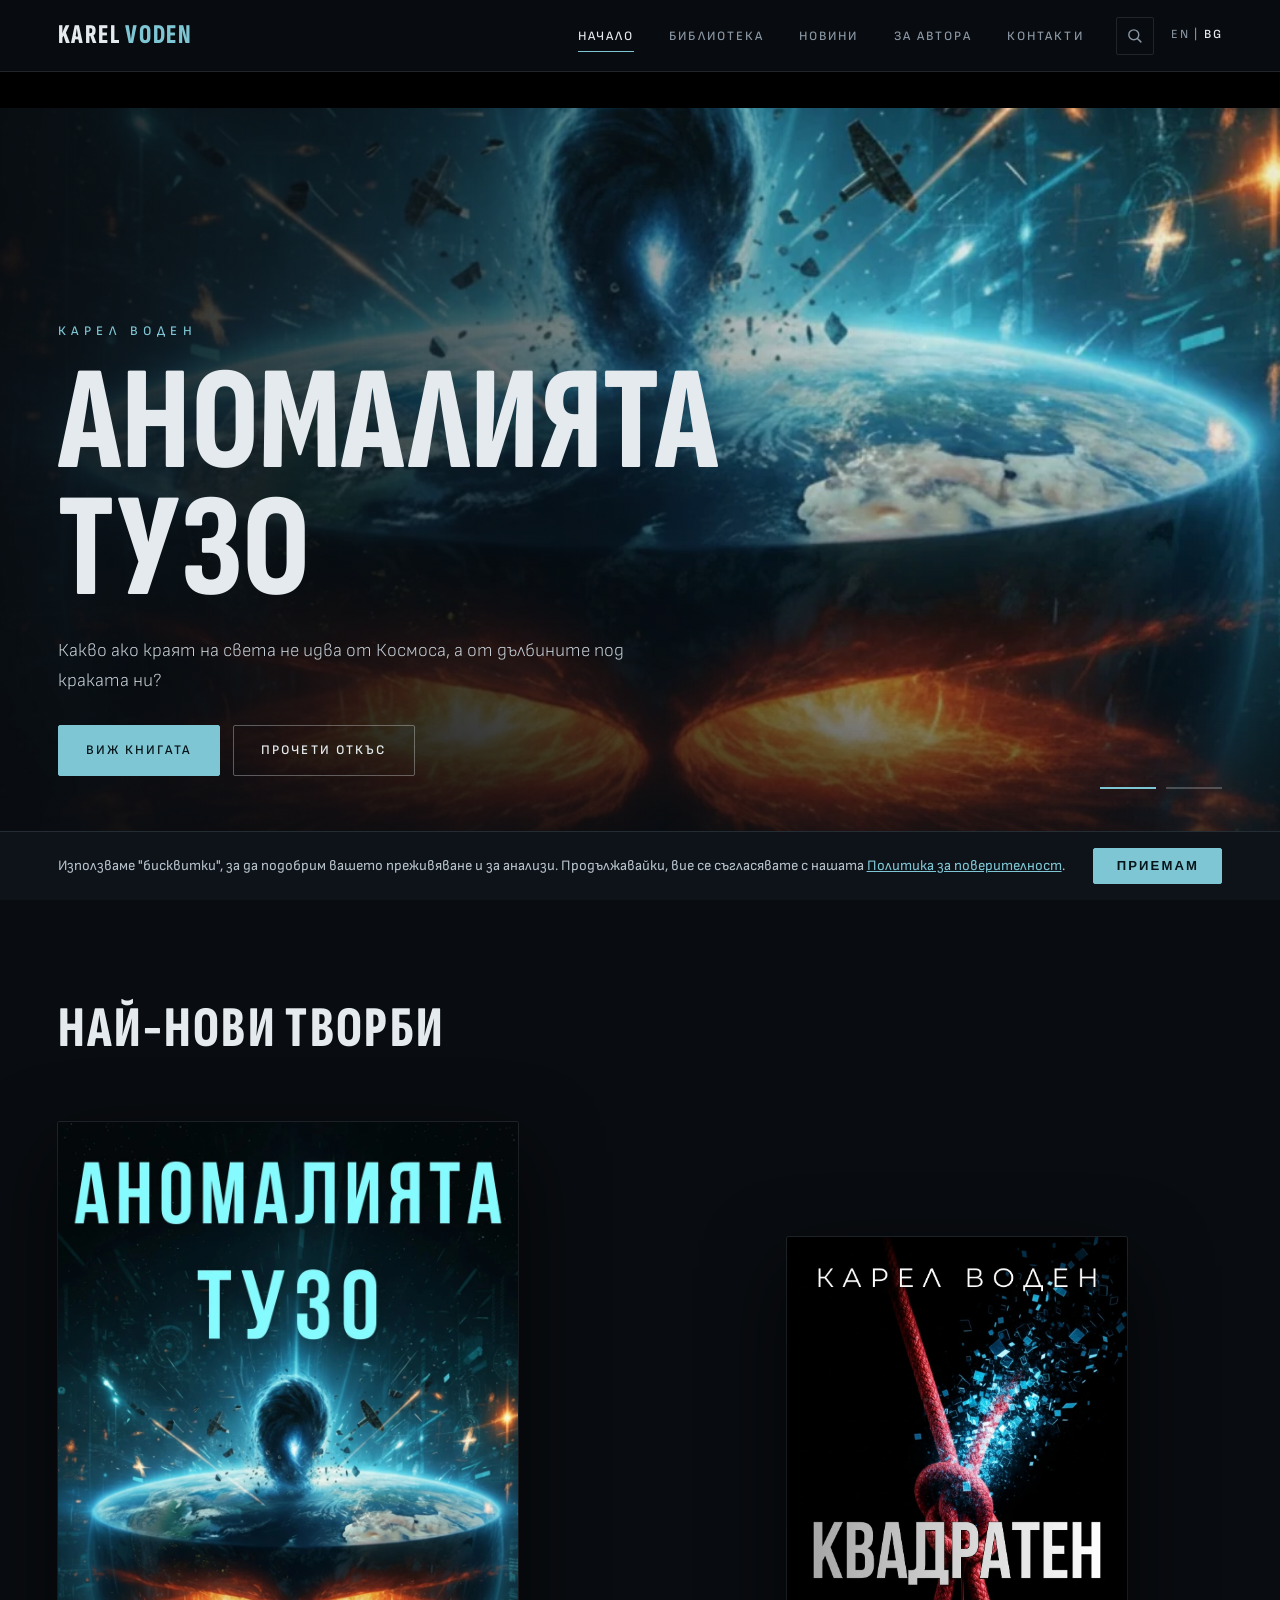
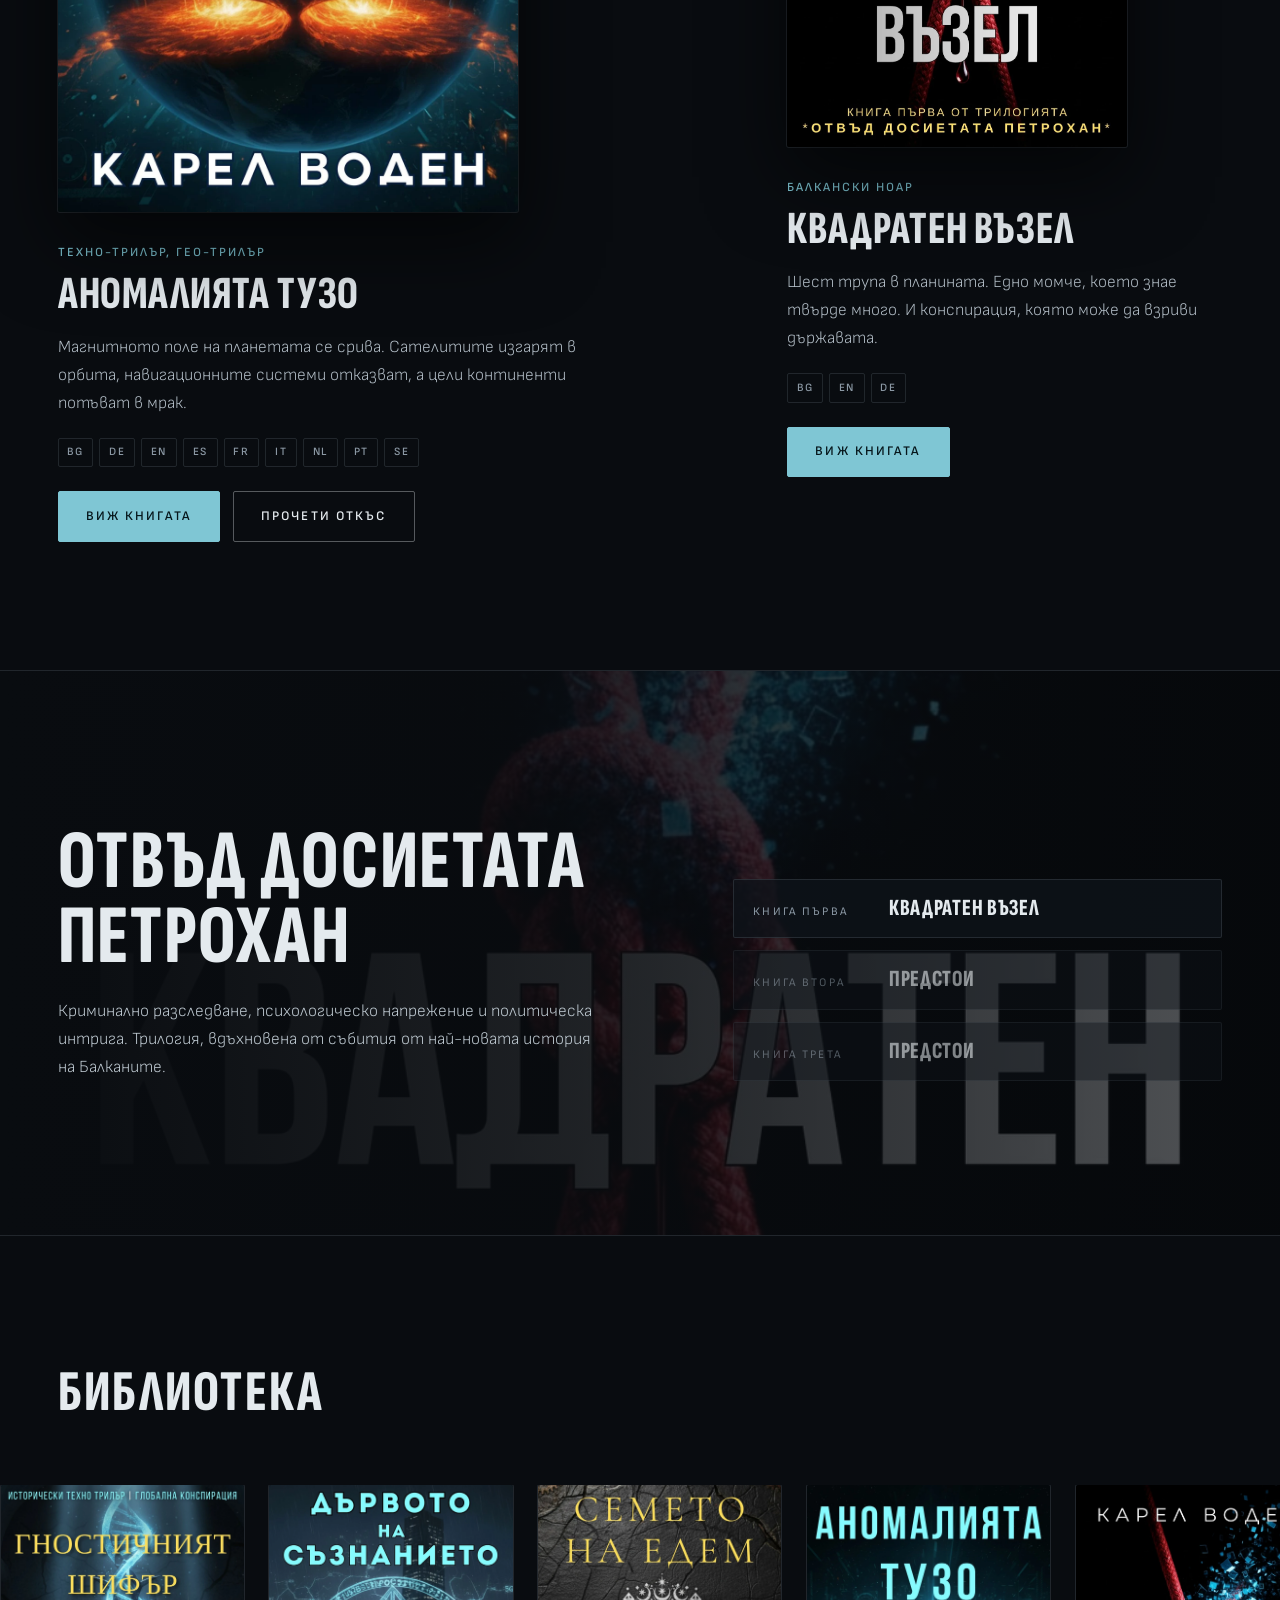
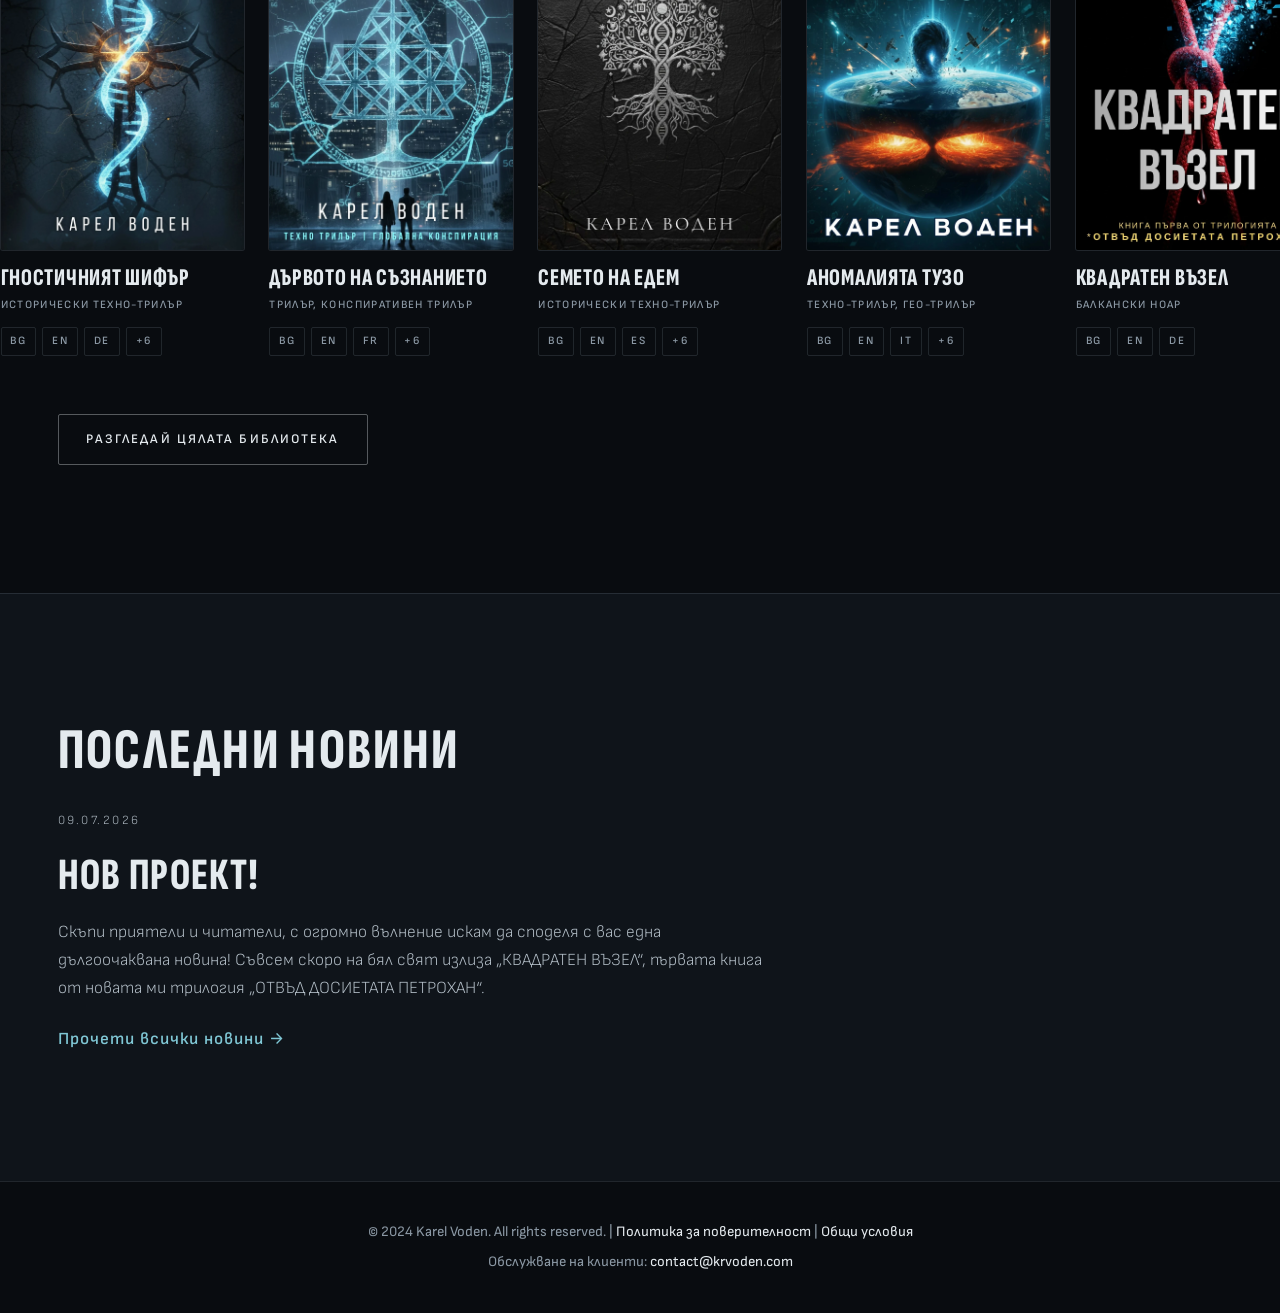
<file: _mockups/a-titri.html>
<!DOCTYPE html>
<html lang="bg">
<head>
<meta charset="UTF-8">
<meta name="viewport" content="width=device-width, initial-scale=1">
<title>Karel Voden | Визия А: Титри</title>
<link rel="preconnect" href="https://fonts.googleapis.com">
<link rel="preconnect" href="https://fonts.gstatic.com" crossorigin>
<link href="https://fonts.googleapis.com/css2?family=Sofia+Sans+Extra+Condensed:wght@600;800&family=Sofia+Sans:wght@300;400;500;600&display=swap" rel="stylesheet">
<style>
/* ==========================================================================
   ВИЗИЯ А: ТИТРИ
   Начални надписи на трилър. Ледено тъмно, корици като кинопостери,
   широкоекранен кадър с хоризонтални ленти, една студена акцентна светлина.
   Dials: VARIANCE 5 / MOTION 6 / DENSITY 3
   ========================================================================== */
:root{
  --ground:#090c10;
  --surface:#0f141a;
  --raise:#151c24;
  --line:rgba(190,215,230,.13);
  --text:#e4eaee;
  --muted:#8b98a4;
  --accent:#7fc6d4;          /* ледено циан, взет от кориците */
  --accent-ink:#06151a;
  --display:'Sofia Sans Extra Condensed','Arial Narrow',sans-serif;
  --body:'Sofia Sans','Segoe UI',system-ui,sans-serif;
  --r:2px;                   /* един радиус навсякъде */
  --gutter:clamp(16px,4.5vw,64px);
  --nav-h:72px;
  --ease:cubic-bezier(.2,.7,.15,1);
  color-scheme:dark;
}
*,*::before,*::after{box-sizing:border-box;margin:0;padding:0}
html{scroll-behavior:smooth}
body{background:var(--ground);color:var(--text);font-family:var(--body);font-weight:400;
     font-size:1.0625rem;line-height:1.65;-webkit-font-smoothing:antialiased;padding-inline:0}
img{max-width:100%;height:auto;display:block}
a{color:inherit;text-decoration:none}
:focus-visible{outline:2px solid var(--accent);outline-offset:3px}
.wrap{max-width:1360px;margin-inline:auto;padding-inline:var(--gutter)}
.sr{position:absolute;width:1px;height:1px;overflow:hidden;clip:rect(0 0 0 0);white-space:nowrap}

/* --- НАВИГАЦИЯ ------------------------------------------------------------ */
.navbar{position:sticky;top:0;z-index:50;height:var(--nav-h);display:flex;align-items:center;gap:2rem;
        padding-inline:var(--gutter);background:rgba(9,12,16,.94);backdrop-filter:blur(8px);
        border-bottom:1px solid var(--line)}
.nav-logo{font-family:var(--display);font-weight:800;font-size:1.7rem;letter-spacing:.06em;text-transform:uppercase;line-height:1}
.nav-logo span{color:var(--accent)}
.nav-menu{display:flex;list-style:none;gap:2.2rem;margin-left:auto}
.nav-link{font-size:.8rem;font-weight:500;letter-spacing:.16em;text-transform:uppercase;color:var(--muted);
          padding-block:.4rem;border-bottom:1px solid transparent;transition:color .3s,border-color .3s}
.nav-link:hover,.nav-link.active{color:var(--text);border-bottom-color:var(--accent)}
.nav-tools{display:flex;align-items:center;gap:1.1rem}
.search-toggle{width:38px;height:38px;display:grid;place-items:center;background:none;border:1px solid var(--line);
               border-radius:var(--r);color:var(--muted);cursor:pointer;transition:.3s}
.search-toggle:hover,.nav-search.open .search-toggle{color:var(--accent);border-color:var(--accent)}
.nav-search{position:relative}
.search-panel{position:absolute;right:0;top:calc(100% + 12px);width:min(340px,calc(100vw - 32px));display:none;
              background:var(--surface);border:1px solid var(--line);border-radius:var(--r);padding:10px;
              box-shadow:0 24px 60px rgba(0,0,0,.55)}
.nav-search.open .search-panel{display:block}
.search-input{width:100%;background:var(--ground);border:1px solid var(--line);border-radius:var(--r);
              color:var(--text);font:inherit;font-size:.95rem;padding:.6rem .8rem}
.search-input:focus{outline:none;border-color:var(--accent)}
.search-results{margin-top:8px}
.search-hit{display:flex;gap:12px;align-items:center;padding:8px;border-radius:var(--r)}
.search-hit:hover{background:var(--raise)}
.search-hit img{width:32px;height:48px;object-fit:cover;border-radius:1px}
.search-title{display:block;font-weight:500}
.search-series{display:block;font-size:.78rem;color:var(--muted)}
.search-empty{padding:10px;color:var(--muted);font-size:.9rem}
.lang-switcher{white-space:nowrap;font-size:.78rem;letter-spacing:.14em;color:var(--muted)}
.lang-switcher span{color:var(--text);font-weight:600}
.lang-switcher a:hover{color:var(--accent)}
.hamburger{display:none;background:none;border:0;cursor:pointer;width:38px;height:38px;position:relative}
.hamburger .bar{position:absolute;left:8px;right:8px;height:2px;background:var(--text);transition:.35s var(--ease)}
.hamburger .bar:nth-child(1){top:12px}.hamburger .bar:nth-child(2){top:18px}.hamburger .bar:nth-child(3){top:24px}
.hamburger.active .bar:nth-child(1){top:18px;transform:rotate(45deg)}
.hamburger.active .bar:nth-child(2){opacity:0}
.hamburger.active .bar:nth-child(3){top:18px;transform:rotate(-45deg)}

/* --- HERO: широкоекранен кадър ------------------------------------------- */
.hero{position:relative;height:clamp(560px,calc(100dvh - var(--nav-h)),800px);overflow:hidden;background:#000}
.bar-lb{position:absolute;left:0;right:0;height:4.5%;background:#000;z-index:5}
.bar-lb.t{top:0;animation:lb-t 1.6s var(--ease) both}
.bar-lb.b{bottom:0;animation:lb-b 1.6s var(--ease) both}
@keyframes lb-t{from{height:50%}to{height:4.5%}}
@keyframes lb-b{from{height:50%}to{height:4.5%}}
.slide{position:absolute;inset:0;opacity:0;visibility:hidden;transition:opacity 1.2s ease,visibility 0s 1.2s}
.slide.is-active{opacity:1;visibility:visible;transition:opacity 1.2s ease}
.slide .bg{position:absolute;inset:-2%;background-size:cover;background-repeat:no-repeat;transform:scale(1.09)}
.bg-tuzo{background-image:url(../images/bg/Anomaliata-Tuzo-BG.webp);background-position:50% 62%}
.bg-knot{background-image:url(../images/bg/---5.58.5.webp);background-position:50% 22%}
.slide.is-active .bg{animation:drift 16s linear forwards}
@keyframes drift{from{transform:scale(1.09)}to{transform:scale(1)}}
.slide .shade{position:absolute;inset:0;
  background:linear-gradient(90deg,rgba(9,12,16,.94) 0%,rgba(9,12,16,.6) 38%,rgba(9,12,16,.05) 72%),
             linear-gradient(0deg,rgba(9,12,16,.85) 0%,transparent 40%)}
.slide .copy{position:absolute;left:var(--gutter);bottom:12%;max-width:760px}
.billing{font-size:.82rem;font-weight:500;letter-spacing:.42em;text-transform:uppercase;color:var(--accent);margin-bottom:1.1rem}
.slide h2{font-family:var(--display);font-weight:800;text-transform:uppercase;line-height:.86;
          font-size:clamp(4rem,11.5vw,9.5rem);letter-spacing:.01em;margin:0 0 1.4rem}
.slide.is-active h2,.slide.is-active .billing,.slide.is-active .tag,.slide.is-active .cta{animation:rise 1.4s var(--ease) both}
.slide.is-active h2{animation-name:track;animation-duration:1.9s;animation-delay:.25s}
.slide.is-active .tag{animation-delay:.7s}.slide.is-active .cta{animation-delay:.95s}
@keyframes track{from{letter-spacing:.22em;opacity:0;filter:blur(6px)}to{letter-spacing:.01em;opacity:1;filter:blur(0)}}
@keyframes rise{from{opacity:0;transform:translateY(14px)}to{opacity:1;transform:none}}
.tag{font-size:1.15rem;font-weight:300;max-width:34em;color:#c9d3da;margin-bottom:1.8rem}
.cta{display:flex;flex-wrap:wrap;gap:.8rem}
.btn{display:inline-flex;align-items:center;justify-content:center;white-space:nowrap;padding:.85rem 1.7rem;
     font-size:.82rem;font-weight:600;letter-spacing:.16em;text-transform:uppercase;border-radius:var(--r);
     border:1px solid var(--accent);background:var(--accent);color:var(--accent-ink);
     transition:transform .25s var(--ease),background .25s,color .25s}
.btn:hover{background:transparent;color:var(--accent)}
.btn:active{transform:translateY(1px) scale(.98)}
.btn.ghost{background:transparent;color:var(--text);border-color:rgba(228,234,238,.35)}
.btn.ghost:hover{border-color:var(--accent);color:var(--accent)}
.ticks{position:absolute;right:var(--gutter);bottom:9%;z-index:6;display:flex;gap:10px}
.tick{width:56px;height:24px;background:none;border:0;cursor:pointer;position:relative}
.tick::before{content:"";position:absolute;left:0;right:0;top:11px;height:2px;background:rgba(228,234,238,.25)}
.tick::after{content:"";position:absolute;left:0;top:11px;height:2px;width:100%;background:var(--accent);transform:scaleX(0);transform-origin:left}
.tick.is-active::after{animation:fill 8s linear forwards}
@keyframes fill{to{transform:scaleX(1)}}
.hero.paused .tick.is-active::after{animation-play-state:paused}

/* --- ОБЩИ СЕКЦИИ -------------------------------------------------------- */
section{padding-block:clamp(72px,10vw,140px)}
.sec-title{font-family:var(--display);font-weight:800;text-transform:uppercase;letter-spacing:.04em;
           font-size:clamp(2.2rem,4.5vw,3.6rem);line-height:1;margin-bottom:clamp(32px,5vw,64px)}
.lang-pills{display:flex;flex-wrap:wrap;gap:6px}
.lang-pill{font-size:.7rem;font-weight:600;letter-spacing:.14em;padding:.28rem .55rem;border:1px solid var(--line);
           border-radius:var(--r);color:var(--muted);transition:.25s}
.lang-pill:hover{color:var(--accent);border-color:var(--accent)}
.genre{font-size:.78rem;font-weight:500;letter-spacing:.16em;text-transform:uppercase;color:var(--accent)}

/* --- НАЙ-НОВИ ТВОРБИ ---------------------------------------------------- */
.now-grid{display:grid;grid-template-columns:1.2fr .8fr;gap:clamp(32px,6vw,96px);align-items:start}
.poster .cover{display:block;position:relative;overflow:hidden;border-radius:var(--r);
               box-shadow:0 30px 80px rgba(0,0,0,.6),0 0 0 1px var(--line)}
.poster .cover img{width:100%;aspect-ratio:2/3;object-fit:cover;transition:transform 1.1s var(--ease)}
.poster:hover .cover img{transform:scale(1.035)}
.poster.p1 .cover{max-width:460px}
.poster.p2{margin-top:clamp(0px,9vw,140px)}
.poster.p2 .cover{max-width:340px}
.poster .meta{padding-top:1.6rem;max-width:34rem}
.poster h3{font-family:var(--display);font-weight:800;text-transform:uppercase;font-size:clamp(2.2rem,3.6vw,3.2rem);
           line-height:.95;letter-spacing:.02em;margin:.5rem 0 1rem}
.poster .pitch{color:#b6c1ca;font-weight:300;margin-bottom:1.3rem}
.poster .lang-pills{margin-bottom:1.5rem}

/* --- ПОРЕДИЦА ----------------------------------------------------------- */
.series{position:relative;isolation:isolate;padding-block:clamp(90px,12vw,170px);border-block:1px solid var(--line)}
.series::before{content:"";position:absolute;inset:0;z-index:-2;background:url(../images/bg/---5.58.5.webp) 50% 58%/cover no-repeat;opacity:.5}
.series::after{content:"";position:absolute;inset:0;z-index:-1;
  background:linear-gradient(90deg,var(--ground) 0%,rgba(9,12,16,.78) 45%,rgba(9,12,16,.4) 100%)}
.series .wrap{display:grid;grid-template-columns:1.1fr .9fr;gap:clamp(32px,6vw,96px);align-items:end}
.series h2{font-family:var(--display);font-weight:800;text-transform:uppercase;line-height:.9;letter-spacing:.02em;
           font-size:clamp(2.8rem,6.5vw,5.6rem);margin-bottom:1.4rem}
.series p{max-width:34rem;color:#c3ced6;font-weight:300}
.reels{list-style:none;display:grid;gap:12px}
.reel{display:flex;gap:1.1rem;align-items:baseline;padding:1rem 1.2rem;background:rgba(15,20,26,.78);
      border:1px solid var(--line);border-radius:var(--r);transition:border-color .3s,transform .3s var(--ease)}
.reel b{font-family:var(--display);font-weight:800;font-size:1.45rem;letter-spacing:.03em;text-transform:uppercase;line-height:1.1}
.reel small{font-size:.72rem;letter-spacing:.2em;text-transform:uppercase;color:var(--muted);min-width:7.4rem}
a.reel:hover{border-color:var(--accent);transform:translateX(6px)}
.reel.soon{opacity:.55}

/* --- БИБЛИОТЕКА: релса -------------------------------------------------- */
.rail{display:flex;gap:clamp(16px,2vw,28px);overflow-x:auto;scroll-snap-type:x mandatory;padding-bottom:1.6rem;
      margin-inline:calc(var(--gutter) * -1);padding-inline:var(--gutter);scrollbar-width:thin;scrollbar-color:var(--line) transparent}
.rail .item{flex:0 0 clamp(190px,19vw,250px);scroll-snap-align:start}
.rail .item img{aspect-ratio:2/3;object-fit:cover;border-radius:var(--r);box-shadow:0 0 0 1px var(--line);
                transition:transform .5s var(--ease),box-shadow .5s}
.rail .item:hover img{transform:translateY(-6px);box-shadow:0 0 0 1px var(--accent),0 24px 50px rgba(0,0,0,.55)}
.rail h3{font-family:var(--display);font-weight:800;text-transform:uppercase;font-size:1.5rem;line-height:1;margin:1rem 0 .35rem;letter-spacing:.03em}
.rail .genre{display:block;font-size:.7rem;color:var(--muted);letter-spacing:.12em;margin-bottom:.8rem}
.all-books-link{margin-top:2rem}

/* --- НОВИНИ ------------------------------------------------------------- */
.news{background:var(--surface);border-top:1px solid var(--line)}
.news-excerpt{max-width:44rem}
.news-meta{font-size:.78rem;letter-spacing:.18em;text-transform:uppercase;color:var(--muted);margin-bottom:.8rem}
.news-excerpt h3{font-family:var(--display);font-weight:800;text-transform:uppercase;font-size:clamp(2rem,3.5vw,2.8rem);
                 line-height:1;margin-bottom:1.2rem;letter-spacing:.03em}
.news-excerpt p{color:#b6c1ca;font-weight:300;margin-bottom:1.4rem}
.read-more{color:var(--accent);font-weight:600;letter-spacing:.06em;border-bottom:1px solid transparent;transition:border-color .3s}
.read-more:hover{border-bottom-color:var(--accent)}

/* --- ФУТЪР -------------------------------------------------------------- */
footer{padding-block:2.4rem;border-top:1px solid var(--line);color:var(--muted);font-size:.9rem;text-align:center}
footer p+p{margin-top:.4rem}
footer a{color:var(--text)}footer a:hover{color:var(--accent)}

/* --- БИСКВИТКИ ---------------------------------------------------------- */
.cookie-banner{position:fixed;left:0;right:0;bottom:0;z-index:80;transform:translateY(110%);transition:transform .7s var(--ease);
               background:rgba(15,20,26,.97);border-top:1px solid var(--line);padding:1rem var(--gutter)}
.cookie-banner.show{transform:none}
.cookie-content{max-width:1360px;margin:auto;display:flex;gap:1.5rem;align-items:center;justify-content:space-between}
.cookie-content p{font-size:.9rem;color:#b6c1ca}
.cookie-content p a{color:var(--accent);text-decoration:underline}
.cookie-content .btn{flex:none;padding:.6rem 1.4rem}

/* --- МОБИЛНО ------------------------------------------------------------ */
@media (max-width:900px){
  .bg-tuzo{background-size:170% auto;background-position:50% 72%}
  .bg-knot{background-size:170% auto;background-position:50% 18%}
  .hamburger{display:block}
  .nav-menu{position:absolute;left:0;right:0;top:var(--nav-h);flex-direction:column;gap:0;background:var(--ground);
            border-bottom:1px solid var(--line);padding:.5rem var(--gutter) 1rem;display:none}
  .nav-menu.active{display:flex}
  .nav-link{display:block;padding:.9rem 0;font-size:.9rem}
  .nav-tools{margin-left:auto}
  .now-grid,.series .wrap{grid-template-columns:1fr}
  .poster.p2{margin-top:0}
  .slide .copy{bottom:14%;right:var(--gutter)}
  .tag{font-size:1rem}
  .ticks{right:auto;left:var(--gutter);bottom:5.5%}
  .cookie-content{flex-direction:column;align-items:flex-start}
  .reel{flex-wrap:wrap;gap:.3rem 1rem}
}
@media (prefers-reduced-motion:reduce){
  *,*::before,*::after{animation:none!important;transition:none!important}
  .slide .bg{transform:none}
  .bar-lb{height:4.5%}
}
</style>
</head>
<body>

<header>
  <nav class="navbar" aria-label="Основна навигация">
    <a href="#" class="nav-logo">Karel <span>VODEN</span></a>
    <ul class="nav-menu" id="menu">
      <li class="nav-item"><a href="#" class="nav-link active">Начало</a></li>
      <li class="nav-item"><a href="#biblioteka" class="nav-link">Библиотека</a></li>
      <li class="nav-item"><a href="#novini" class="nav-link">Новини</a></li>
      <li class="nav-item"><a href="#" class="nav-link">За автора</a></li>
      <li class="nav-item"><a href="#" class="nav-link">Контакти</a></li>
    </ul>
    <div class="nav-tools">
      <div class="nav-search">
        <button type="button" class="search-toggle" aria-label="Търсене" aria-expanded="false">
          <svg viewBox="0 0 24 24" width="17" height="17" fill="none" stroke="currentColor" stroke-width="2" stroke-linecap="round" aria-hidden="true"><circle cx="11" cy="11" r="7"/><line x1="16.5" y1="16.5" x2="21" y2="21"/></svg>
        </button>
        <div class="search-panel">
          <input type="search" class="search-input" autocomplete="off" spellcheck="false" placeholder="Търсене на книга…" aria-label="Търсене">
          <div class="search-results" hidden></div>
        </div>
      </div>
      <div class="lang-switcher"><a href="#">EN</a> | <span>BG</span></div>
      <button class="hamburger" aria-label="Отвори менюто" aria-expanded="false"><span class="bar"></span><span class="bar"></span><span class="bar"></span></button>
    </div>
  </nav>
</header>

<main id="main-content">

  <!-- HERO: двете избрани книги (data.js → featured) -->
  <section class="hero" id="hero" style="padding:0" aria-roledescription="слайдер" aria-label="Най-нови творби">
    <h1 class="sr">Karel Voden, автор на трилъри</h1>
    <div class="bar-lb t"></div><div class="bar-lb b"></div>

    <article class="slide is-active" data-i="0">
      <div class="bg bg-tuzo"></div>
      <div class="shade"></div>
      <div class="copy">
        <p class="billing">Карел Воден</p>
        <h2>Аномалията Тузо</h2>
        <p class="tag">Какво ако краят на света не идва от Космоса, а от дълбините под краката ни?</p>
        <div class="cta"><a href="#" class="btn">Виж книгата</a><a href="#" class="btn ghost">Прочети откъс</a></div>
      </div>
    </article>

    <article class="slide" data-i="1">
      <div class="bg bg-knot"></div>
      <div class="shade"></div>
      <div class="copy">
        <p class="billing">Карел Воден</p>
        <h2>Квадратен възел</h2>
        <p class="tag">Тайните са здраво вързани. Докато не дръпнеш края.</p>
        <div class="cta"><a href="#" class="btn">Виж книгата</a><a href="#" class="btn ghost">Прочети откъс</a></div>
      </div>
    </article>

    <div class="ticks" role="group" aria-label="Избор на слайд">
      <button class="tick is-active" aria-label="Аномалията Тузо"></button>
      <button class="tick" aria-label="Квадратен възел"></button>
    </div>
  </section>

  <!-- НАЙ-НОВИ ТВОРБИ -->
  <section id="tvorbi">
    <div class="wrap">
      <h2 class="sec-title">Най-нови творби</h2>
      <div class="now-grid">
        <article class="poster p1">
          <a href="#" class="cover"><img src="../images/bg/Anomaliata-Tuzo-BG.webp" alt="Корица на Аномалията Тузо" loading="lazy"></a>
          <div class="meta">
            <span class="genre">Техно-трилър, Гео-трилър</span>
            <h3>Аномалията Тузо</h3>
            <p class="pitch">Магнитното поле на планетата се срива. Сателитите изгарят в орбита, навигационните системи отказват, а цели континенти потъват в мрак.</p>
            <div class="lang-pills"><a href="#" class="lang-pill">BG</a><a href="#" class="lang-pill">DE</a><a href="#" class="lang-pill">EN</a><a href="#" class="lang-pill">ES</a><a href="#" class="lang-pill">FR</a><a href="#" class="lang-pill">IT</a><a href="#" class="lang-pill">NL</a><a href="#" class="lang-pill">PT</a><a href="#" class="lang-pill">SE</a></div>
            <div class="cta"><a href="#" class="btn">Виж книгата</a><a href="#" class="btn ghost">Прочети откъс</a></div>
          </div>
        </article>
        <article class="poster p2">
          <a href="#" class="cover"><img src="../images/bg/---5.58.5.webp" alt="Корица на Квадратен възел" loading="lazy"></a>
          <div class="meta">
            <span class="genre">Балкански ноар</span>
            <h3>Квадратен възел</h3>
            <p class="pitch">Шест трупа в планината. Едно момче, което знае твърде много. И конспирация, която може да взриви държавата.</p>
            <div class="lang-pills"><a href="#" class="lang-pill">BG</a><a href="#" class="lang-pill">EN</a><a href="#" class="lang-pill">DE</a></div>
            <div class="cta"><a href="#" class="btn">Виж книгата</a></div>
          </div>
        </article>
      </div>
    </div>
  </section>

  <!-- ПОРЕДИЦА -->
  <section class="series">
    <div class="wrap">
      <div>
        <h2>Отвъд досиетата Петрохан</h2>
        <p>Криминално разследване, психологическо напрежение и политическа интрига. Трилогия, вдъхновена от събития от най-новата история на Балканите.</p>
      </div>
      <ul class="reels">
        <li><a href="#" class="reel"><small>Книга първа</small><b>Квадратен възел</b></a></li>
        <li class="reel soon"><small>Книга втора</small><b>Предстои</b></li>
        <li class="reel soon"><small>Книга трета</small><b>Предстои</b></li>
      </ul>
    </div>
  </section>

  <!-- БИБЛИОТЕКА -->
  <section id="biblioteka">
    <div class="wrap">
      <h2 class="sec-title">Библиотека</h2>
      <div class="rail" tabindex="0" aria-label="Книги">
        <a href="#" class="item"><img src="../images/bg/Cover-gnostichnia-shifar-_bg.webp" alt="Корица на Гностичният Шифър" loading="lazy"><h3>Гностичният Шифър</h3><span class="genre">Исторически техно-трилър</span><div class="lang-pills"><span class="lang-pill">BG</span><span class="lang-pill">EN</span><span class="lang-pill">DE</span><span class="lang-pill">+6</span></div></a>
        <a href="#" class="item"><img src="../images/bg/Cover-dyrvoto-na-syznanieto-BG.webp" alt="Корица на Дървото на съзнанието" loading="lazy"><h3>Дървото на съзнанието</h3><span class="genre">Трилър, Конспиративен трилър</span><div class="lang-pills"><span class="lang-pill">BG</span><span class="lang-pill">EN</span><span class="lang-pill">FR</span><span class="lang-pill">+6</span></div></a>
        <a href="#" class="item"><img src="../images/bg/SEmeto-na-edem-bg.webp" alt="Корица на Семето на Едем" loading="lazy"><h3>Семето на Едем</h3><span class="genre">Исторически техно-трилър</span><div class="lang-pills"><span class="lang-pill">BG</span><span class="lang-pill">EN</span><span class="lang-pill">ES</span><span class="lang-pill">+6</span></div></a>
        <a href="#" class="item"><img src="../images/bg/Anomaliata-Tuzo-BG.webp" alt="Корица на Аномалията Тузо" loading="lazy"><h3>Аномалията Тузо</h3><span class="genre">Техно-трилър, Гео-трилър</span><div class="lang-pills"><span class="lang-pill">BG</span><span class="lang-pill">EN</span><span class="lang-pill">IT</span><span class="lang-pill">+6</span></div></a>
        <a href="#" class="item"><img src="../images/bg/---5.58.5.webp" alt="Корица на Квадратен възел" loading="lazy"><h3>Квадратен възел</h3><span class="genre">Балкански ноар</span><div class="lang-pills"><span class="lang-pill">BG</span><span class="lang-pill">EN</span><span class="lang-pill">DE</span></div></a>
      </div>
      <div class="all-books-link"><a href="#" class="btn ghost">Разгледай цялата библиотека</a></div>
    </div>
  </section>

  <!-- НОВИНИ -->
  <section class="news" id="novini">
    <div class="wrap">
      <div class="news-excerpt">
        <h2 class="sec-title" style="margin-bottom:2rem">Последни новини</h2>
        <p class="news-meta">09.07.2026</p>
        <h3>Нов проект!</h3>
        <p>Скъпи приятели и читатели, с огромно вълнение искам да споделя с вас една дългоочаквана новина! Съвсем скоро на бял свят излиза „КВАДРАТЕН ВЪЗЕЛ“, първата книга от новата ми трилогия „ОТВЪД ДОСИЕТАТА ПЕТРОХАН“.</p>
        <a href="#" class="read-more">Прочети всички новини →</a>
      </div>
    </div>
  </section>
</main>

<footer>
  <div class="wrap">
    <p>© 2024 Karel Voden. All rights reserved. | <a href="#">Политика за поверителност</a> | <a href="#">Общи условия</a></p>
    <p class="footer-support">Обслужване на клиенти: <a href="#">contact@krvoden.com</a></p>
  </div>
</footer>

<div id="cookie-banner" class="cookie-banner" role="region" aria-label="Бисквитки">
  <div class="cookie-content">
    <p id="cookie-text">Използваме "бисквитки", за да подобрим вашето преживяване и за анализи. Продължавайки, вие се съгласявате с нашата <a href="#">Политика за поверителност</a>.</p>
    <button id="cookie-accept-btn" class="btn">Приемам</button>
  </div>
</div>

<script>
(() => {
  const $ = (s, r = document) => r.querySelector(s);
  const reduce = matchMedia('(prefers-reduced-motion: reduce)').matches;

  // Меню
  const hb = $('.hamburger'), menu = $('.nav-menu');
  hb.addEventListener('click', () => {
    const o = hb.classList.toggle('active'); menu.classList.toggle('active', o); hb.setAttribute('aria-expanded', o);
  });

  // Търсене (в макета: филтър по заглавие; истинското остава в assets/site.js)
  const BOOKS = [
    ['Гностичният Шифър','Исторически техно-трилър','../images/bg/Cover-gnostichnia-shifar-_bg.webp'],
    ['Дървото на съзнанието','Трилър, Конспиративен трилър','../images/bg/Cover-dyrvoto-na-syznanieto-BG.webp'],
    ['Семето на Едем','Исторически техно-трилър','../images/bg/SEmeto-na-edem-bg.webp'],
    ['Аномалията Тузо','Техно-трилър, Гео-трилър','../images/bg/Anomaliata-Tuzo-BG.webp'],
    ['Квадратен възел','Балкански ноар','../images/bg/---5.58.5.webp']];
  const sb = $('.nav-search'), tg = $('.search-toggle', sb), inp = $('.search-input', sb), res = $('.search-results', sb);
  tg.addEventListener('click', () => { const o = sb.classList.toggle('open'); tg.setAttribute('aria-expanded', o); if (o) inp.focus(); });
  inp.addEventListener('input', () => {
    const q = inp.value.trim().toLowerCase();
    if (!q) { res.hidden = true; return; }
    const hits = BOOKS.filter(b => b[0].toLowerCase().includes(q));
    res.hidden = false;
    res.innerHTML = hits.length
      ? hits.map(b => `<a class="search-hit" href="#"><img src="${b[2]}" alt=""><span><span class="search-title">${b[0]}</span><span class="search-series">${b[1]}</span></span></a>`).join('')
      : '<div class="search-empty">Няма намерено</div>';
  });

  // Слайдер на героя: два избрани заглавия, 8 секунди, спира при задържане
  const slides = [...document.querySelectorAll('.slide')], ticks = [...document.querySelectorAll('.tick')], hero = $('#hero');
  let cur = 0, timer;
  const go = i => {
    cur = i;
    slides.forEach((s, k) => s.classList.toggle('is-active', k === i));
    ticks.forEach((t, k) => { t.classList.remove('is-active'); void t.offsetWidth; t.classList.toggle('is-active', k === i); });
  };
  const arm = () => { clearInterval(timer); if (!reduce) timer = setInterval(() => go((cur + 1) % slides.length), 8000); };
  ticks.forEach((t, i) => t.addEventListener('click', () => { go(i); arm(); }));
  hero.addEventListener('mouseenter', () => { clearInterval(timer); hero.classList.add('paused'); });
  hero.addEventListener('mouseleave', () => { hero.classList.remove('paused'); arm(); });
  arm();

  // Бисквитки
  let seen = false; try { seen = localStorage.getItem('mock-cookie') === '1'; } catch (e) {}
  const cb = $('#cookie-banner');
  if (!seen) setTimeout(() => cb.classList.add('show'), 900);
  $('#cookie-accept-btn').addEventListener('click', () => { cb.classList.remove('show'); try { localStorage.setItem('mock-cookie', '1'); } catch (e) {} });
})();
</script>
</body>
</html>
</file>
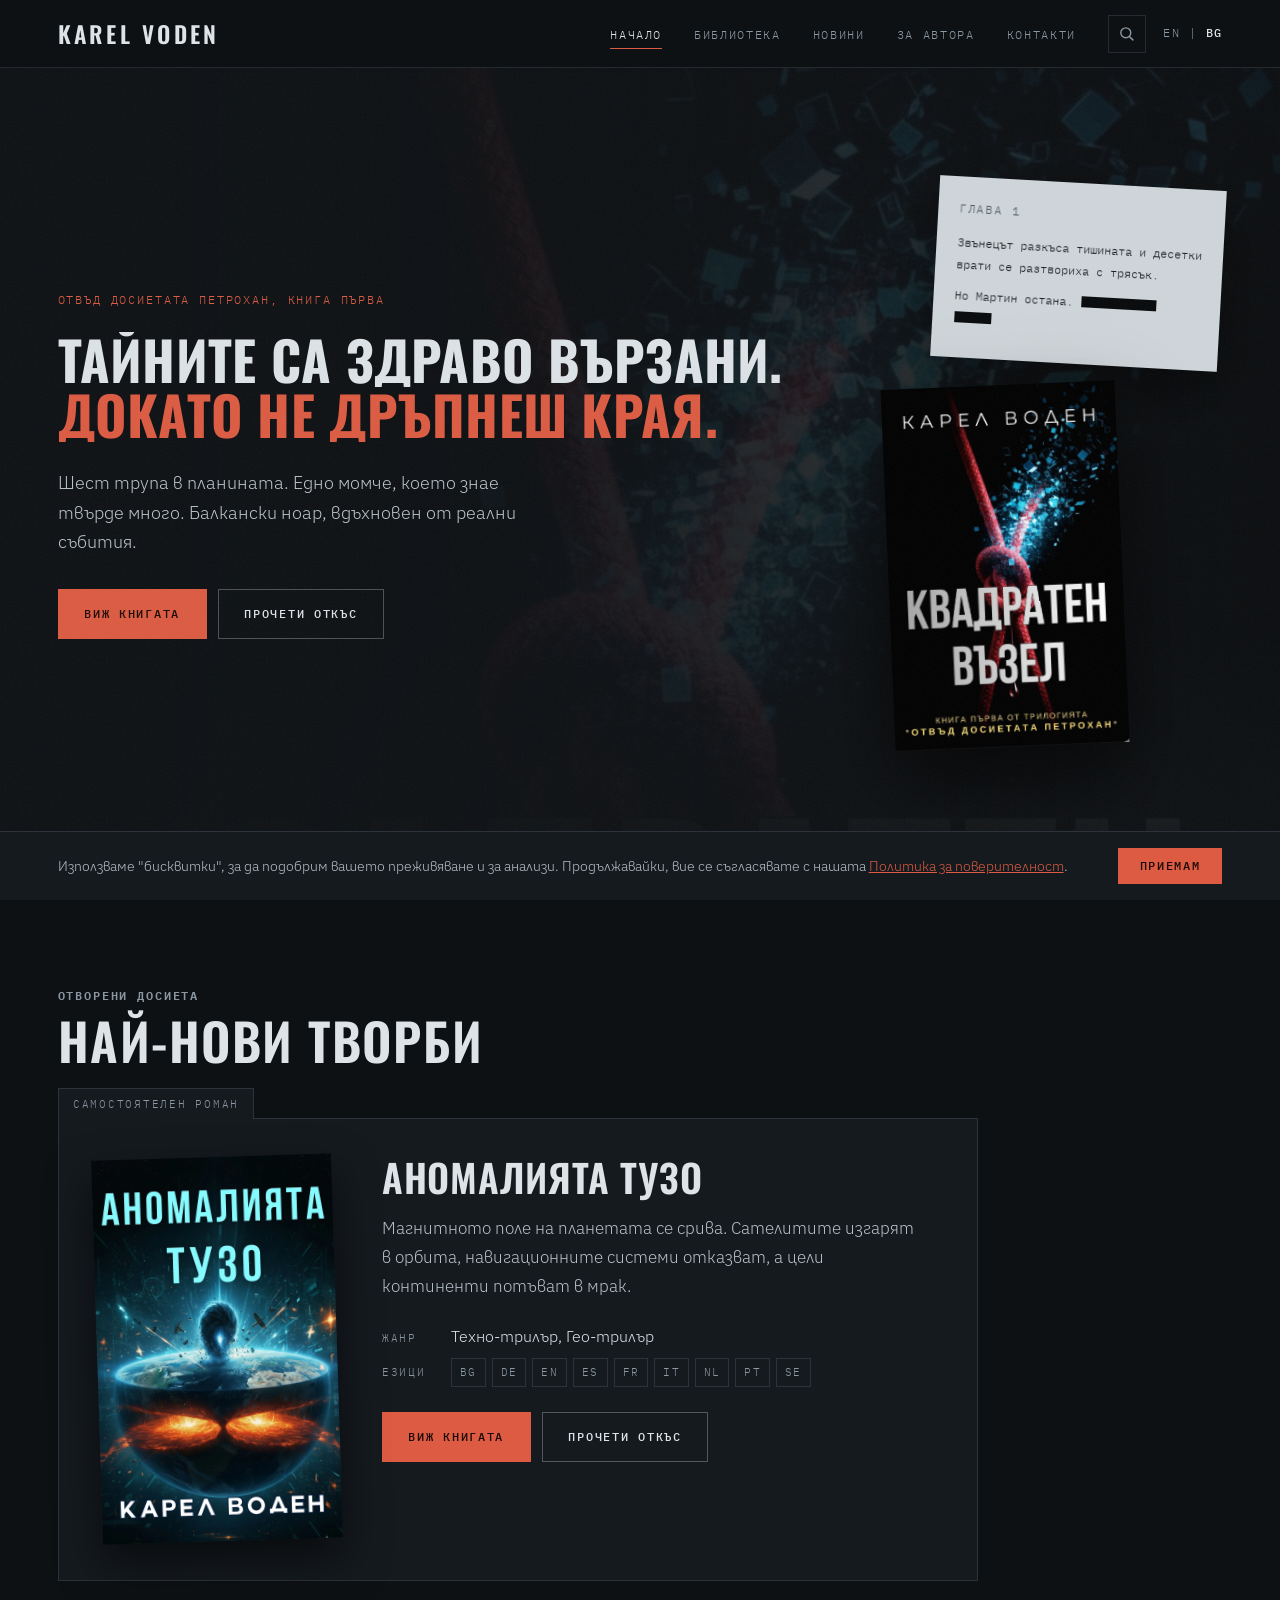
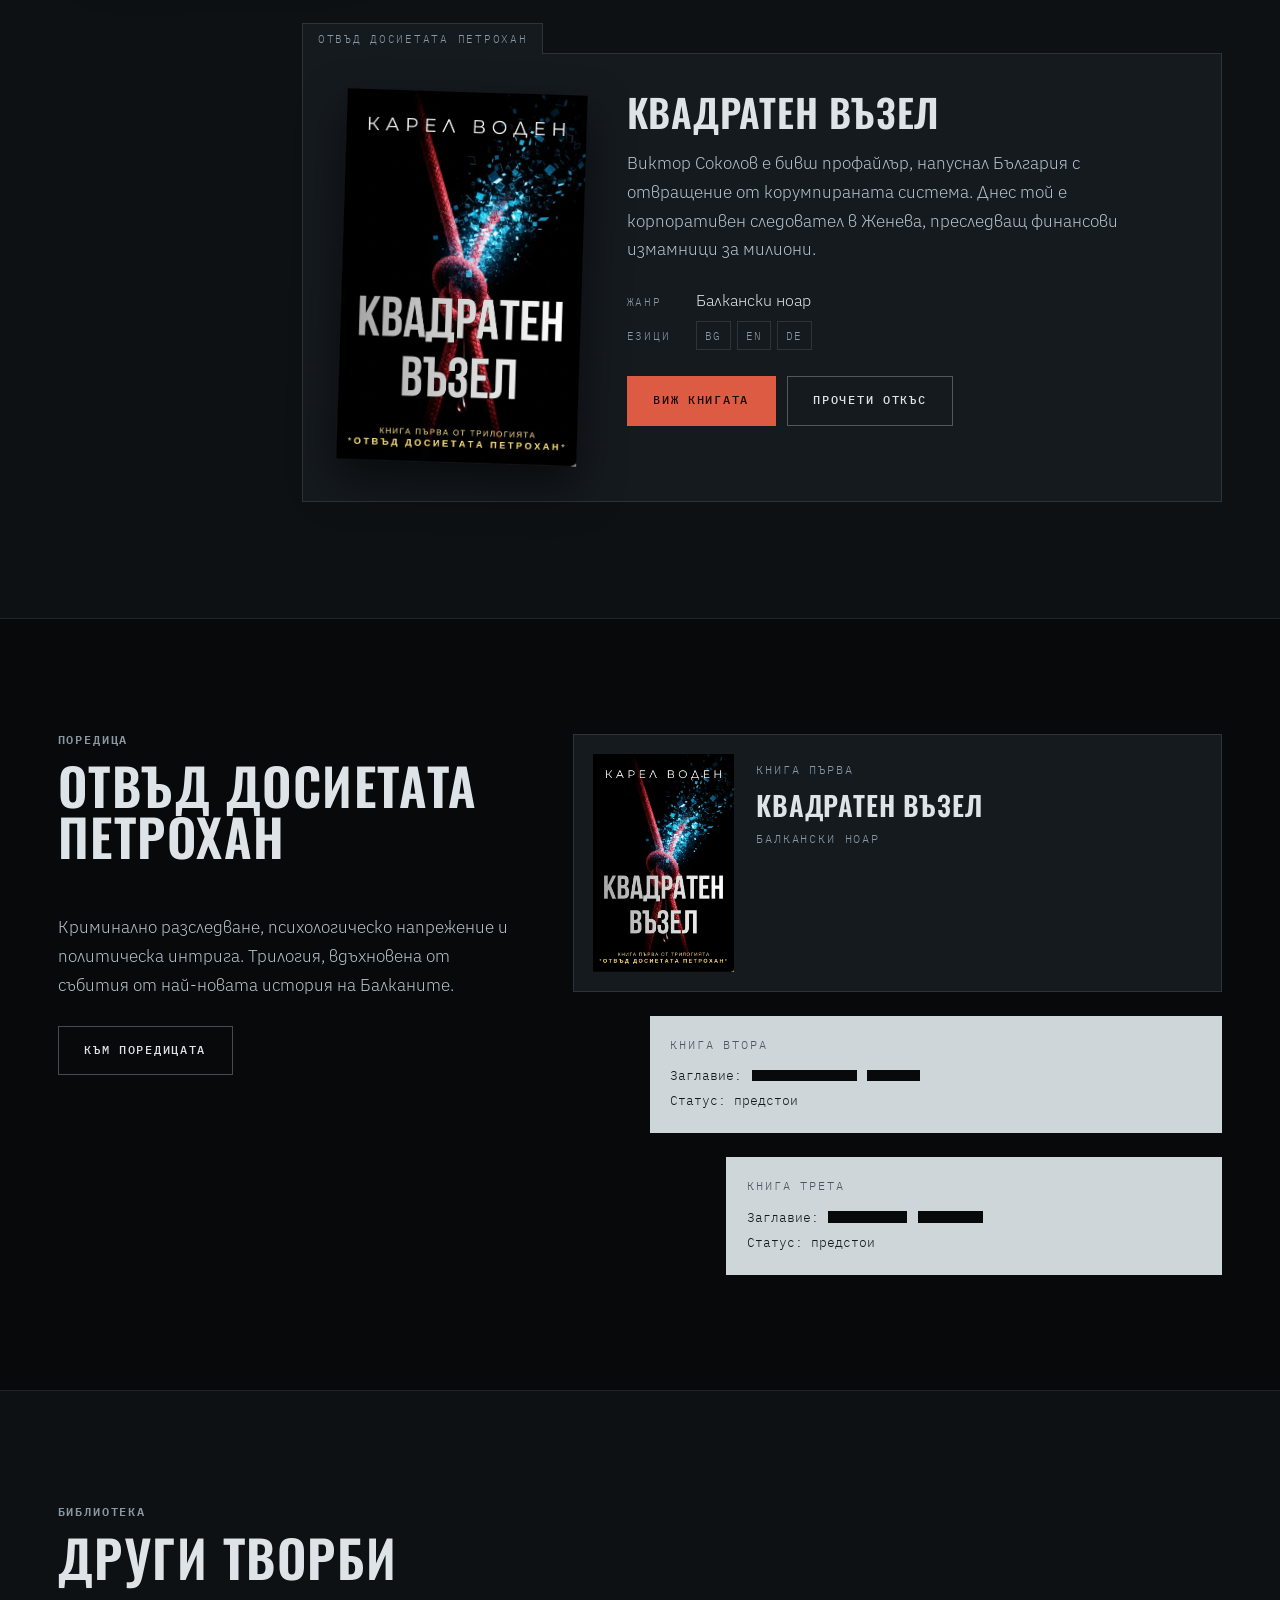
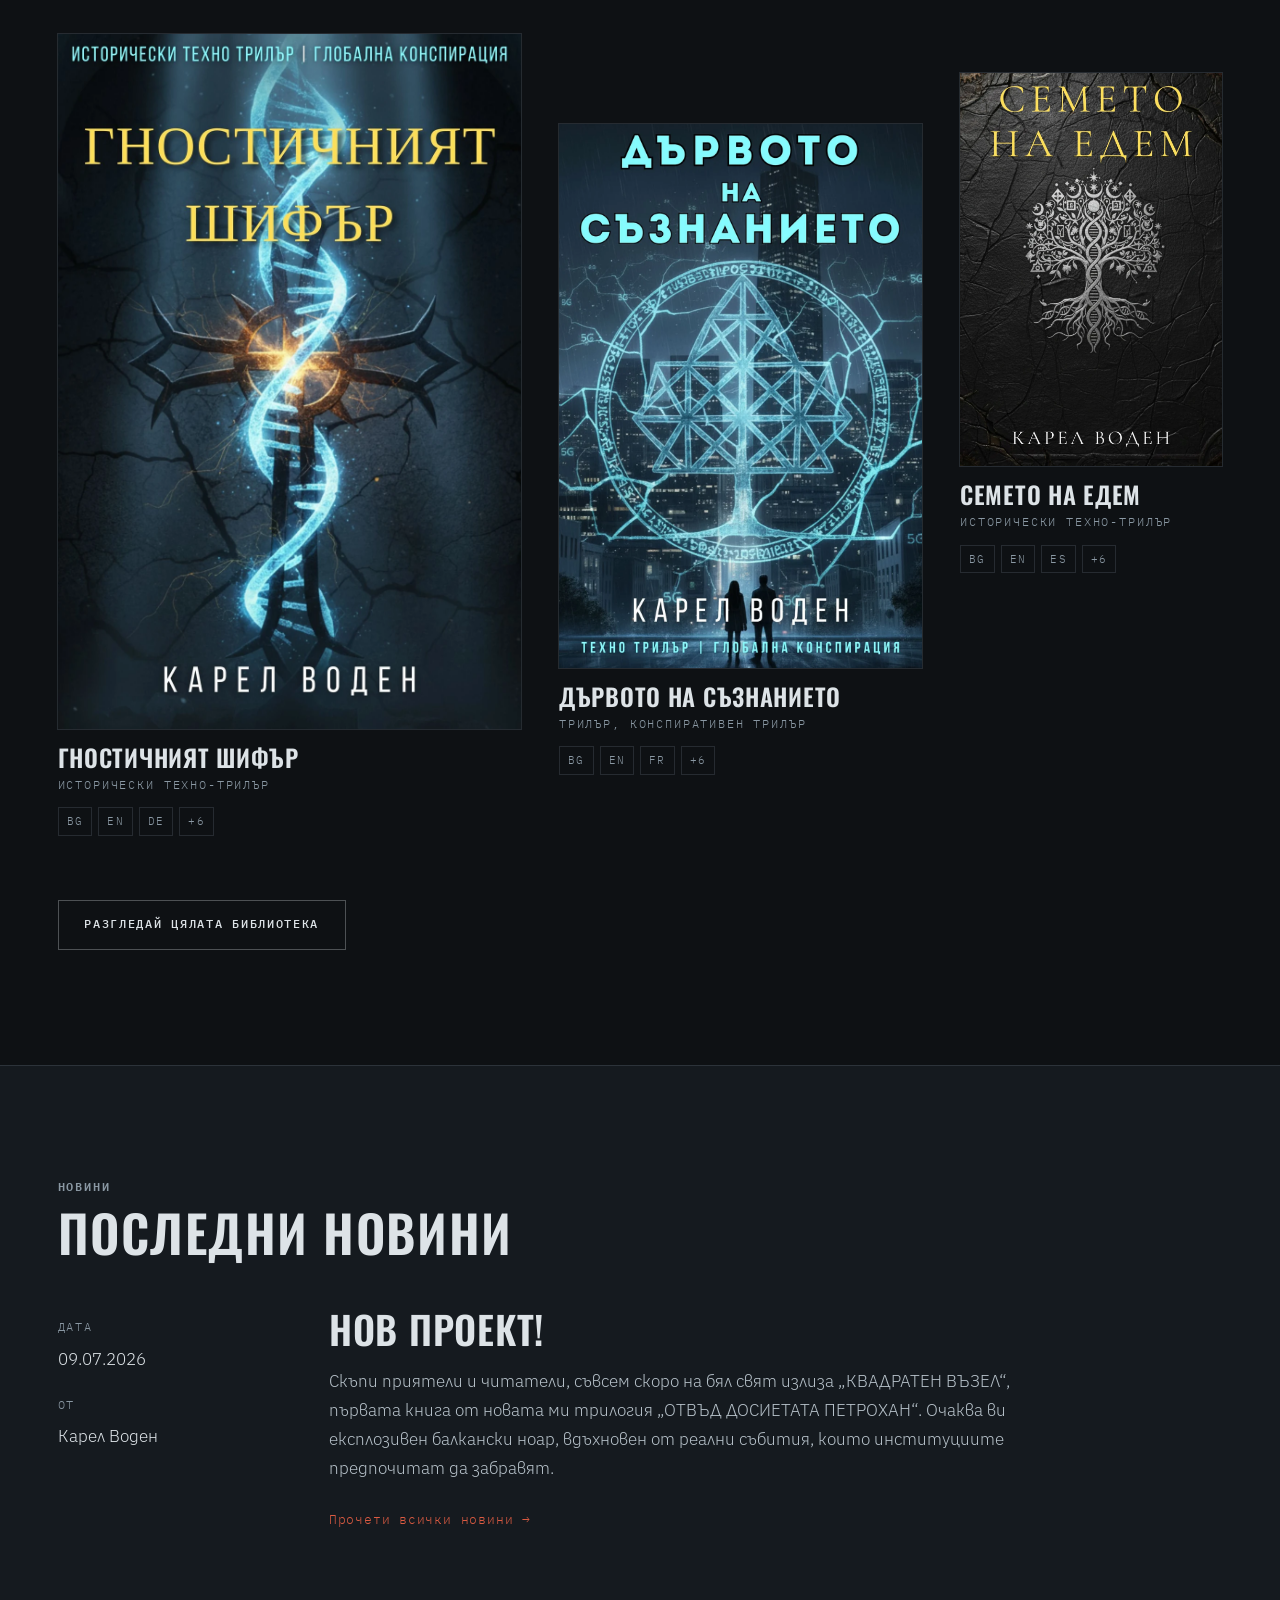
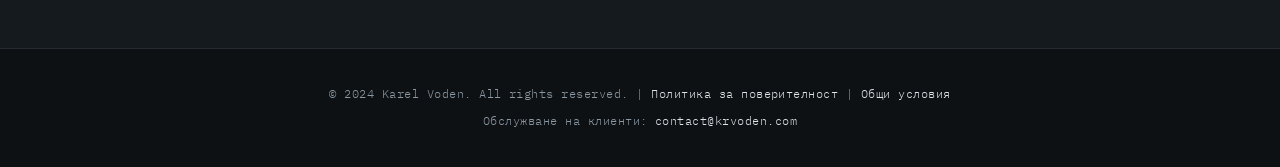
<file: _mockups/b-dosie.html>
<!DOCTYPE html>
<html lang="bg">
<head>
<meta charset="UTF-8">
<meta name="viewport" content="width=device-width, initial-scale=1">
<title>Karel Voden | Визия Б: Досие</title>
<link rel="preconnect" href="https://fonts.googleapis.com">
<link rel="preconnect" href="https://fonts.gstatic.com" crossorigin>
<link href="https://fonts.googleapis.com/css2?family=Oswald:wght@400;600;700&family=IBM+Plex+Sans:wght@300;400;500&family=IBM+Plex+Mono:wght@400;500&display=swap" rel="stylesheet">
<style>
/* ==========================================================================
   ВИЗИЯ Б: ДОСИЕ
   Разследване, което се чете като папка с материали: копия, зачернени редове,
   червена нишка. Запазва кримзона и стоманеносиния на сегашния сайт, но
   потъмнява земята до почти черно. Dials: VARIANCE 8 / MOTION 4 / DENSITY 5
   ========================================================================== */
:root{
  --ground:#0e1114;
  --deep:#07090b;
  --panel:#151a1f;
  --panel-2:#1c232a;
  --line:rgba(160,182,196,.16);
  --text:#dde3e7;
  --muted:#8a98a3;
  --accent:#dc5b42;          /* кримзонът от сегашния сайт, повдигнат за тъмна земя */
  --accent-ink:#1a0a07;
  --paper:#cfd6da;           /* фотокопие */
  --paper-ink:#12181c;
  --display:'Oswald','Arial Narrow',sans-serif;
  --body:'IBM Plex Sans','Segoe UI',system-ui,sans-serif;
  --mono:'IBM Plex Mono',ui-monospace,Consolas,monospace;
  --r:0;                     /* остри ъгли навсякъде: хартия, не карти */
  --gutter:clamp(16px,4.5vw,64px);
  --nav-h:68px;
  --ease:cubic-bezier(.2,.7,.15,1);
  color-scheme:dark;
}
*,*::before,*::after{box-sizing:border-box;margin:0;padding:0}
html{scroll-behavior:smooth}
body{background:var(--ground);color:var(--text);font-family:var(--body);font-weight:300;font-size:1.0625rem;
     line-height:1.7;-webkit-font-smoothing:antialiased}
body::after{content:"";position:fixed;inset:0;z-index:40;pointer-events:none;opacity:.055;
  background-image:url("data:image/svg+xml;utf8,<svg xmlns='http://www.w3.org/2000/svg' width='160' height='160'><filter id='n'><feTurbulence type='fractalNoise' baseFrequency='.9' numOctaves='2' stitchTiles='stitch'/></filter><rect width='160' height='160' filter='url(%23n)'/></svg>")}
img{max-width:100%;height:auto;display:block}
a{color:inherit;text-decoration:none}
:focus-visible{outline:2px solid var(--accent);outline-offset:3px}
.wrap{max-width:1320px;margin-inline:auto;padding-inline:var(--gutter)}
.sr{position:absolute;width:1px;height:1px;overflow:hidden;clip:rect(0 0 0 0);white-space:nowrap}
.label{font-family:var(--mono);font-size:.72rem;letter-spacing:.16em;text-transform:uppercase;color:var(--muted)}

/* --- НАВИГАЦИЯ ------------------------------------------------------------ */
.navbar{position:sticky;top:0;z-index:50;height:var(--nav-h);display:flex;align-items:center;gap:2rem;padding-inline:var(--gutter);
        background:rgba(14,17,20,.95);border-bottom:1px solid var(--line)}
.nav-logo{font-family:var(--display);font-weight:600;font-size:1.45rem;letter-spacing:.14em;text-transform:uppercase;line-height:1}
.nav-logo:hover{color:var(--accent)}
.nav-menu{display:flex;list-style:none;gap:2rem;margin-left:auto}
.nav-link{font-family:var(--mono);font-size:.74rem;letter-spacing:.14em;text-transform:uppercase;color:var(--muted);
          padding-block:.4rem;border-bottom:1px solid transparent;transition:color .25s,border-color .25s}
.nav-link:hover,.nav-link.active{color:var(--text);border-bottom-color:var(--accent)}
.nav-tools{display:flex;align-items:center;gap:1.1rem}
.search-toggle{width:38px;height:38px;display:grid;place-items:center;background:none;border:1px solid var(--line);color:var(--muted);cursor:pointer;transition:.25s}
.search-toggle:hover,.nav-search.open .search-toggle{color:var(--accent);border-color:var(--accent)}
.nav-search{position:relative}
.search-panel{position:absolute;right:0;top:calc(100% + 12px);width:min(340px,calc(100vw - 32px));display:none;background:var(--panel);
              border:1px solid var(--line);padding:10px;box-shadow:0 24px 60px rgba(0,0,0,.6)}
.nav-search.open .search-panel{display:block}
.search-input{width:100%;background:var(--ground);border:1px solid var(--line);color:var(--text);font:inherit;font-size:.95rem;padding:.6rem .8rem}
.search-input:focus{outline:none;border-color:var(--accent)}
.search-results{margin-top:8px}
.search-hit{display:flex;gap:12px;align-items:center;padding:8px}
.search-hit:hover{background:var(--panel-2)}
.search-hit img{width:32px;height:48px;object-fit:cover}
.search-title{display:block;font-weight:500}
.search-series{display:block;font-size:.78rem;color:var(--muted)}
.search-empty{padding:10px;color:var(--muted);font-size:.9rem}
.lang-switcher{white-space:nowrap;font-family:var(--mono);font-size:.74rem;letter-spacing:.12em;color:var(--muted)}
.lang-switcher span{color:var(--text);font-weight:500}
.lang-switcher a:hover{color:var(--accent)}
.hamburger{display:none;background:none;border:0;cursor:pointer;width:38px;height:38px;position:relative}
.hamburger .bar{position:absolute;left:8px;right:8px;height:2px;background:var(--text);transition:.35s var(--ease)}
.hamburger .bar:nth-child(1){top:12px}.hamburger .bar:nth-child(2){top:18px}.hamburger .bar:nth-child(3){top:24px}
.hamburger.active .bar:nth-child(1){top:18px;transform:rotate(45deg)}
.hamburger.active .bar:nth-child(2){opacity:0}
.hamburger.active .bar:nth-child(3){top:18px;transform:rotate(-45deg)}

/* --- БУТОНИ, ПИЛУЛИ ----------------------------------------------------- */
.btn{display:inline-flex;align-items:center;justify-content:center;white-space:nowrap;padding:.85rem 1.6rem;
     font-family:var(--mono);font-size:.76rem;font-weight:500;letter-spacing:.14em;text-transform:uppercase;
     border:1px solid var(--accent);background:var(--accent);color:var(--accent-ink);transition:transform .2s var(--ease),background .2s,color .2s}
.btn:hover{background:transparent;color:var(--accent)}
.btn:active{transform:translateY(1px) scale(.98)}
.btn.ghost{background:transparent;color:var(--text);border-color:rgba(221,227,231,.3)}
.btn.ghost:hover{border-color:var(--accent);color:var(--accent)}
.cta{display:flex;flex-wrap:wrap;gap:.7rem}
.lang-pills{display:flex;flex-wrap:wrap;gap:6px}
.lang-pill{font-family:var(--mono);font-size:.68rem;letter-spacing:.12em;padding:.26rem .5rem;border:1px solid var(--line);color:var(--muted);transition:.2s}
.lang-pill:hover{color:var(--accent);border-color:var(--accent)}

/* --- HERO ---------------------------------------------------------------- */
.hero{position:relative;isolation:isolate;overflow:hidden;padding-block:clamp(40px,6vw,88px) clamp(56px,7vw,110px)}
.hero::before{content:"";position:absolute;inset:0;z-index:-2;background:url(../images/bg/---5.58.5.webp) 70% 30%/cover no-repeat;opacity:.3;filter:saturate(.9)}
.hero::after{content:"";position:absolute;inset:0;z-index:-1;background:linear-gradient(90deg,var(--ground) 8%,rgba(14,17,20,.8) 48%,rgba(14,17,20,.35) 100%),linear-gradient(0deg,var(--ground) 0%,transparent 30%)}
.hero-grid{display:grid;grid-template-columns:1.4fr .6fr;gap:clamp(24px,4vw,64px);align-items:center;min-height:clamp(480px,calc(100dvh - var(--nav-h) - 140px),640px)}
.hero .label{color:var(--accent);margin-bottom:1.4rem;display:block}
.hero h1{font-family:var(--display);font-weight:700;text-transform:uppercase;line-height:1.02;letter-spacing:.005em;
         font-size:clamp(2rem,4.2vw,3.9rem);margin-bottom:1.6rem}
.hero h1 .line{display:block;position:relative;overflow:hidden;width:fit-content;max-width:100%}
.hero h1 .line::after{content:"";position:absolute;inset:0;background:var(--deep);transform-origin:right;animation:unredact 1.1s var(--ease) both}
.hero h1 .line:nth-child(2){color:var(--accent)}
.hero h1 .line:nth-child(2)::after{animation-delay:.55s}
.hero h1 .line:nth-child(1)::after{animation-delay:.2s}
@keyframes unredact{from{transform:scaleX(1)}to{transform:scaleX(0)}}
.hero .sub{max-width:30rem;font-size:1.1rem;color:#b9c4cb;margin-bottom:2rem;animation:fade 1s .9s both}
.hero .cta{animation:fade 1s 1.1s both}
@keyframes fade{from{opacity:0;transform:translateY(10px)}to{opacity:1;transform:none}}
.stack{position:relative;height:clamp(440px,44vw,580px)}
.stack .sheet{position:absolute;right:0;top:0;width:min(86%,300px);padding:1.4rem 1.3rem 1.8rem;background:var(--paper);color:var(--paper-ink);
              transform:rotate(3.2deg);box-shadow:0 24px 50px rgba(0,0,0,.55);animation:settle 1.2s var(--ease) .2s both}
.sheet .label{color:#4a575f;margin:0 0 .8rem}
.sheet p{font-family:var(--mono);font-size:.78rem;line-height:1.75;color:var(--paper-ink)}
.sheet p+p{margin-top:.6rem}
.bar-r{display:inline-block;height:.9em;vertical-align:-.1em;background:var(--deep);margin-inline:.1em}
.stack .cover{position:absolute;left:0;bottom:0;width:min(70%,320px);transform:rotate(-2.4deg);box-shadow:0 34px 70px rgba(0,0,0,.7);
              transition:transform .6s var(--ease);animation:settle 1.2s var(--ease) .05s both}
.stack .cover:hover{transform:rotate(0) translateY(-6px)}
@keyframes settle{from{opacity:0;transform:translateY(30px) rotate(0)}}

/* --- СЕКЦИИ -------------------------------------------------------------- */
section{padding-block:clamp(64px,9vw,128px)}
.sec-title{font-family:var(--display);font-weight:600;text-transform:uppercase;letter-spacing:.03em;line-height:1;
           font-size:clamp(2rem,4vw,3.2rem);margin-bottom:clamp(28px,4vw,56px)}
.sec-title small{display:block;margin-bottom:.9rem}

/* Най-нови творби: две картони, разместени */
.files{display:grid;gap:clamp(40px,6vw,72px)}
.file{position:relative;display:grid;grid-template-columns:clamp(150px,20vw,240px) 1fr;gap:clamp(20px,3.5vw,48px);align-items:start;
      background:var(--panel);border:1px solid var(--line);padding:clamp(20px,3vw,40px);width:min(100%,920px)}
.file:nth-child(2){margin-left:auto}
.file::before{content:attr(data-tab);position:absolute;left:-1px;bottom:100%;font-family:var(--mono);font-size:.68rem;letter-spacing:.16em;
              text-transform:uppercase;color:var(--muted);background:var(--panel);border:1px solid var(--line);border-bottom:0;padding:.35rem .9rem}
.file .cover{transform:rotate(-1.8deg);box-shadow:0 20px 44px rgba(0,0,0,.55);transition:transform .5s var(--ease)}
.file:nth-child(2) .cover{transform:rotate(1.8deg)}
.file:hover .cover{transform:rotate(0) translateY(-4px)}
.file h3{font-family:var(--display);font-weight:600;text-transform:uppercase;font-size:clamp(1.8rem,3vw,2.6rem);line-height:1.02;letter-spacing:.02em;margin-bottom:1.1rem}
.file .pitch{color:#b6c1c9;margin-bottom:1.4rem;max-width:34rem}
.facts{display:grid;grid-template-columns:auto 1fr;gap:.5rem 1.6rem;margin-bottom:1.6rem;align-items:baseline}
.facts dt{font-family:var(--mono);font-size:.68rem;letter-spacing:.16em;text-transform:uppercase;color:var(--muted)}
.facts dd{font-size:.98rem}

/* Поредица */
.series{background:var(--deep);border-block:1px solid var(--line)}
.series-grid{display:grid;grid-template-columns:5fr 7fr;gap:clamp(24px,4vw,64px);align-items:start}
.series .lead{max-width:30rem;color:#b6c1c9;margin-bottom:1.6rem}
.books-col{display:grid;gap:clamp(16px,2vw,24px)}
.vol{display:grid;grid-template-columns:clamp(96px,11vw,150px) 1fr;gap:1.4rem;align-items:start}
.vol.avail{background:var(--panel);border:1px solid var(--line);padding:1.2rem;transition:border-color .3s}
.vol.avail:hover{border-color:var(--accent)}
.vol.avail h3{font-family:var(--display);font-weight:600;font-size:1.7rem;text-transform:uppercase;letter-spacing:.03em;line-height:1.05;margin:.5rem 0 .6rem}
.vol.redacted{background:var(--paper);color:var(--paper-ink);padding:1.2rem 1.3rem;grid-template-columns:1fr;gap:0;margin-left:clamp(0px,6vw,88px)}
.vol.redacted .label{color:#4a575f}
.vol.redacted p{font-family:var(--mono);font-size:.82rem;margin-top:.6rem;line-height:1.9}
.vol.redacted:nth-child(3){margin-left:clamp(0px,12vw,176px)}

/* Други творби */
.shelf{display:grid;grid-template-columns:repeat(12,1fr);gap:clamp(20px,3vw,44px);align-items:start}
.shelf .book:nth-child(1){grid-column:1/span 5}
.shelf .book:nth-child(2){grid-column:6/span 4;margin-top:clamp(0px,7vw,110px)}
.shelf .book:nth-child(3){grid-column:10/span 3;margin-top:clamp(0px,3vw,44px)}
.book img{width:100%;aspect-ratio:2/3;object-fit:cover;box-shadow:0 0 0 1px var(--line);transition:transform .5s var(--ease),box-shadow .5s}
.book:hover img{transform:translateY(-6px);box-shadow:0 0 0 1px var(--accent),0 24px 50px rgba(0,0,0,.6)}
.book h3{font-family:var(--display);font-weight:600;text-transform:uppercase;font-size:1.5rem;letter-spacing:.03em;line-height:1.05;margin:1rem 0 .3rem}
.book .label{display:block;margin-bottom:.8rem}
.all-books-link{margin-top:clamp(36px,5vw,64px)}

/* Новини */
.news-letter{display:grid;grid-template-columns:minmax(150px,220px) minmax(0,44rem);gap:clamp(20px,4vw,64px);align-items:start}
.news-letter .meta{display:grid;gap:.5rem;padding-top:.5rem}
.news-letter h3{font-family:var(--display);font-weight:600;text-transform:uppercase;font-size:clamp(1.8rem,3vw,2.5rem);line-height:1.05;margin-bottom:1.1rem;letter-spacing:.02em}
.news-letter p{color:#b6c1c9;margin-bottom:1.3rem}
.read-more{color:var(--accent);font-family:var(--mono);font-size:.82rem;letter-spacing:.06em;border-bottom:1px solid transparent}
.read-more:hover{border-bottom-color:var(--accent)}

footer{padding-block:2.2rem;border-top:1px solid var(--line);font-family:var(--mono);font-size:.76rem;letter-spacing:.04em;color:var(--muted);text-align:center}
footer p+p{margin-top:.4rem}
footer a{color:var(--text)}footer a:hover{color:var(--accent)}

.cookie-banner{position:fixed;left:0;right:0;bottom:0;z-index:80;transform:translateY(110%);transition:transform .7s var(--ease);
               background:var(--panel);border-top:1px solid var(--line);padding:1rem var(--gutter)}
.cookie-banner.show{transform:none}
.cookie-content{max-width:1320px;margin:auto;display:flex;gap:1.5rem;align-items:center;justify-content:space-between}
.cookie-content p{font-size:.9rem;color:#b6c1c9}
.cookie-content p a{color:var(--accent);text-decoration:underline}
.cookie-content .btn{flex:none;padding:.6rem 1.3rem}

@media (max-width:900px){
  .hamburger{display:block}
  .nav-menu{position:absolute;left:0;right:0;top:var(--nav-h);flex-direction:column;gap:0;background:var(--ground);border-bottom:1px solid var(--line);padding:.5rem var(--gutter) 1rem;display:none}
  .nav-menu.active{display:flex}
  .nav-link{display:block;padding:.9rem 0}
  .nav-tools{margin-left:auto}
  .hero-grid,.series-grid,.news-letter{grid-template-columns:1fr}
  .stack{height:clamp(380px,100vw,520px);max-width:480px}
  .file{grid-template-columns:1fr;width:100%}
  .file .cover{max-width:220px}
  .shelf{grid-template-columns:1fr 1fr}
  .shelf .book:nth-child(n){grid-column:auto;margin-top:0}
  .shelf .book:nth-child(3){grid-column:1/span 1}
  .vol.redacted,.vol.redacted:nth-child(3){margin-left:0}
  .cookie-content{flex-direction:column;align-items:flex-start}
}
@media (max-width:600px){.file .cover,.file:nth-child(2) .cover,.stack .cover{transform:none}.stack .sheet{display:none}.stack{height:auto;max-width:320px}.stack .cover{position:static;width:100%}}
@media (prefers-reduced-motion:reduce){
  *,*::before,*::after{animation:none!important;transition:none!important}
  .hero h1 .line::after{display:none}
}
</style>
</head>
<body>

<header>
  <nav class="navbar" aria-label="Основна навигация">
    <a href="#" class="nav-logo">Karel VODEN</a>
    <ul class="nav-menu">
      <li class="nav-item"><a href="#" class="nav-link active">Начало</a></li>
      <li class="nav-item"><a href="#biblioteka" class="nav-link">Библиотека</a></li>
      <li class="nav-item"><a href="#novini" class="nav-link">Новини</a></li>
      <li class="nav-item"><a href="#" class="nav-link">За автора</a></li>
      <li class="nav-item"><a href="#" class="nav-link">Контакти</a></li>
    </ul>
    <div class="nav-tools">
      <div class="nav-search">
        <button type="button" class="search-toggle" aria-label="Търсене" aria-expanded="false">
          <svg viewBox="0 0 24 24" width="17" height="17" fill="none" stroke="currentColor" stroke-width="2" stroke-linecap="round" aria-hidden="true"><circle cx="11" cy="11" r="7"/><line x1="16.5" y1="16.5" x2="21" y2="21"/></svg>
        </button>
        <div class="search-panel">
          <input type="search" class="search-input" autocomplete="off" spellcheck="false" placeholder="Търсене на книга…" aria-label="Търсене">
          <div class="search-results" hidden></div>
        </div>
      </div>
      <div class="lang-switcher"><a href="#">EN</a> | <span>BG</span></div>
      <button class="hamburger" aria-label="Отвори менюто" aria-expanded="false"><span class="bar"></span><span class="bar"></span><span class="bar"></span></button>
    </div>
  </nav>
</header>

<main id="main-content">

  <section class="hero" style="padding-bottom:clamp(56px,7vw,110px)">
    <div class="wrap hero-grid">
      <div>
        <span class="label">Отвъд досиетата Петрохан, книга първа</span>
        <h1><span class="line">Тайните са здраво вързани.</span><span class="line">Докато не дръпнеш края.</span></h1>
        <p class="sub">Шест трупа в планината. Едно момче, което знае твърде много. Балкански ноар, вдъхновен от реални събития.</p>
        <div class="cta"><a href="#" class="btn">Виж книгата</a><a href="#" class="btn ghost">Прочети откъс</a></div>
      </div>
      <div class="stack" aria-hidden="false">
        <div class="sheet">
          <span class="label">Глава 1</span>
          <p>Звънецът разкъса тишината и десетки врати се разтвориха с трясък.</p>
          <p>Но Мартин остана. <span class="bar-r" style="width:6em"></span> <span class="bar-r" style="width:3em"></span></p>
        </div>
        <a href="#" class="cover"><img src="../images/bg/---5.58.5.webp" alt="Корица на Квадратен възел"></a>
      </div>
    </div>
  </section>

  <section id="tvorbi" style="padding-top:clamp(72px,9vw,128px)">
    <div class="wrap">
      <h2 class="sec-title"><small class="label">Отворени досиета</small>Най-нови творби</h2>
      <div class="files">
        <article class="file" data-tab="Самостоятелен роман">
          <a href="#" class="cover"><img src="../images/bg/Anomaliata-Tuzo-BG.webp" alt="Корица на Аномалията Тузо" loading="lazy"></a>
          <div>
            <h3>Аномалията Тузо</h3>
            <p class="pitch">Магнитното поле на планетата се срива. Сателитите изгарят в орбита, навигационните системи отказват, а цели континенти потъват в мрак.</p>
            <dl class="facts">
              <dt>Жанр</dt><dd>Техно-трилър, Гео-трилър</dd>
              <dt>Езици</dt><dd><div class="lang-pills"><a href="#" class="lang-pill">BG</a><a href="#" class="lang-pill">DE</a><a href="#" class="lang-pill">EN</a><a href="#" class="lang-pill">ES</a><a href="#" class="lang-pill">FR</a><a href="#" class="lang-pill">IT</a><a href="#" class="lang-pill">NL</a><a href="#" class="lang-pill">PT</a><a href="#" class="lang-pill">SE</a></div></dd>
            </dl>
            <div class="cta"><a href="#" class="btn">Виж книгата</a><a href="#" class="btn ghost">Прочети откъс</a></div>
          </div>
        </article>
        <article class="file" data-tab="Отвъд досиетата Петрохан">
          <a href="#" class="cover"><img src="../images/bg/---5.58.5.webp" alt="Корица на Квадратен възел" loading="lazy"></a>
          <div>
            <h3>Квадратен възел</h3>
            <p class="pitch">Виктор Соколов е бивш профайлър, напуснал България с отвращение от корумпираната система. Днес той е корпоративен следовател в Женева, преследващ финансови измамници за милиони.</p>
            <dl class="facts">
              <dt>Жанр</dt><dd>Балкански ноар</dd>
              <dt>Езици</dt><dd><div class="lang-pills"><a href="#" class="lang-pill">BG</a><a href="#" class="lang-pill">EN</a><a href="#" class="lang-pill">DE</a></div></dd>
            </dl>
            <div class="cta"><a href="#" class="btn">Виж книгата</a><a href="#" class="btn ghost">Прочети откъс</a></div>
          </div>
        </article>
      </div>
    </div>
  </section>

  <section class="series">
    <div class="wrap series-grid">
      <div>
        <h2 class="sec-title"><small class="label">Поредица</small>Отвъд досиетата Петрохан</h2>
        <p class="lead">Криминално разследване, психологическо напрежение и политическа интрига. Трилогия, вдъхновена от събития от най-новата история на Балканите.</p>
        <a href="#" class="btn ghost">Към поредицата</a>
      </div>
      <div class="books-col">
        <a href="#" class="vol avail">
          <img src="../images/bg/---5.58.5.webp" alt="Корица на Квадратен възел" loading="lazy">
          <div><span class="label">Книга първа</span><h3>Квадратен възел</h3><p class="label">Балкански ноар</p></div>
        </a>
        <div class="vol redacted"><span class="label">Книга втора</span><p>Заглавие: <span class="bar-r" style="width:8em"></span> <span class="bar-r" style="width:4em"></span><br>Статус: предстои</p></div>
        <div class="vol redacted"><span class="label">Книга трета</span><p>Заглавие: <span class="bar-r" style="width:6em"></span> <span class="bar-r" style="width:5em"></span><br>Статус: предстои</p></div>
      </div>
    </div>
  </section>

  <section id="biblioteka">
    <div class="wrap">
      <h2 class="sec-title"><small class="label">Библиотека</small>Други творби</h2>
      <div class="shelf">
        <a href="#" class="book"><img src="../images/bg/Cover-gnostichnia-shifar-_bg.webp" alt="Корица на Гностичният Шифър" loading="lazy"><h3>Гностичният Шифър</h3><span class="label">Исторически техно-трилър</span><div class="lang-pills"><span class="lang-pill">BG</span><span class="lang-pill">EN</span><span class="lang-pill">DE</span><span class="lang-pill">+6</span></div></a>
        <a href="#" class="book"><img src="../images/bg/Cover-dyrvoto-na-syznanieto-BG.webp" alt="Корица на Дървото на съзнанието" loading="lazy"><h3>Дървото на съзнанието</h3><span class="label">Трилър, Конспиративен трилър</span><div class="lang-pills"><span class="lang-pill">BG</span><span class="lang-pill">EN</span><span class="lang-pill">FR</span><span class="lang-pill">+6</span></div></a>
        <a href="#" class="book"><img src="../images/bg/SEmeto-na-edem-bg.webp" alt="Корица на Семето на Едем" loading="lazy"><h3>Семето на Едем</h3><span class="label">Исторически техно-трилър</span><div class="lang-pills"><span class="lang-pill">BG</span><span class="lang-pill">EN</span><span class="lang-pill">ES</span><span class="lang-pill">+6</span></div></a>
      </div>
      <div class="all-books-link"><a href="#" class="btn ghost">Разгледай цялата библиотека</a></div>
    </div>
  </section>

  <section id="novini" style="background:var(--panel);border-top:1px solid var(--line)">
    <div class="wrap">
      <h2 class="sec-title"><small class="label">Новини</small>Последни новини</h2>
      <div class="news-letter">
        <div class="meta"><span class="label">Дата</span><span>09.07.2026</span><span class="label" style="margin-top:.8rem">От</span><span>Карел Воден</span></div>
        <div>
          <h3>Нов проект!</h3>
          <p>Скъпи приятели и читатели, съвсем скоро на бял свят излиза „КВАДРАТЕН ВЪЗЕЛ“, първата книга от новата ми трилогия „ОТВЪД ДОСИЕТАТА ПЕТРОХАН“. Очаква ви експлозивен балкански ноар, вдъхновен от реални събития, които институциите предпочитат да забравят.</p>
          <a href="#" class="read-more">Прочети всички новини →</a>
        </div>
      </div>
    </div>
  </section>
</main>

<footer>
  <div class="wrap">
    <p>© 2024 Karel Voden. All rights reserved. | <a href="#">Политика за поверителност</a> | <a href="#">Общи условия</a></p>
    <p class="footer-support">Обслужване на клиенти: <a href="#">contact@krvoden.com</a></p>
  </div>
</footer>

<div id="cookie-banner" class="cookie-banner" role="region" aria-label="Бисквитки">
  <div class="cookie-content">
    <p id="cookie-text">Използваме "бисквитки", за да подобрим вашето преживяване и за анализи. Продължавайки, вие се съгласявате с нашата <a href="#">Политика за поверителност</a>.</p>
    <button id="cookie-accept-btn" class="btn">Приемам</button>
  </div>
</div>

<script>
(() => {
  const $ = (s, r = document) => r.querySelector(s);
  const hb = $('.hamburger'), menu = $('.nav-menu');
  hb.addEventListener('click', () => { const o = hb.classList.toggle('active'); menu.classList.toggle('active', o); hb.setAttribute('aria-expanded', o); });

  const BOOKS = [
    ['Гностичният Шифър','Исторически техно-трилър','../images/bg/Cover-gnostichnia-shifar-_bg.webp'],
    ['Дървото на съзнанието','Трилър, Конспиративен трилър','../images/bg/Cover-dyrvoto-na-syznanieto-BG.webp'],
    ['Семето на Едем','Исторически техно-трилър','../images/bg/SEmeto-na-edem-bg.webp'],
    ['Аномалията Тузо','Техно-трилър, Гео-трилър','../images/bg/Anomaliata-Tuzo-BG.webp'],
    ['Квадратен възел','Балкански ноар','../images/bg/---5.58.5.webp']];
  const sb = $('.nav-search'), tg = $('.search-toggle', sb), inp = $('.search-input', sb), res = $('.search-results', sb);
  tg.addEventListener('click', () => { const o = sb.classList.toggle('open'); tg.setAttribute('aria-expanded', o); if (o) inp.focus(); });
  inp.addEventListener('input', () => {
    const q = inp.value.trim().toLowerCase();
    if (!q) { res.hidden = true; return; }
    const hits = BOOKS.filter(b => b[0].toLowerCase().includes(q));
    res.hidden = false;
    res.innerHTML = hits.length
      ? hits.map(b => `<a class="search-hit" href="#"><img src="${b[2]}" alt=""><span><span class="search-title">${b[0]}</span><span class="search-series">${b[1]}</span></span></a>`).join('')
      : '<div class="search-empty">Няма намерено</div>';
  });

  let seen = false; try { seen = localStorage.getItem('mock-cookie') === '1'; } catch (e) {}
  const cb = $('#cookie-banner');
  if (!seen) setTimeout(() => cb.classList.add('show'), 900);
  $('#cookie-accept-btn').addEventListener('click', () => { cb.classList.remove('show'); try { localStorage.setItem('mock-cookie', '1'); } catch (e) {} });
})();
</script>
</body>
</html>
</file>
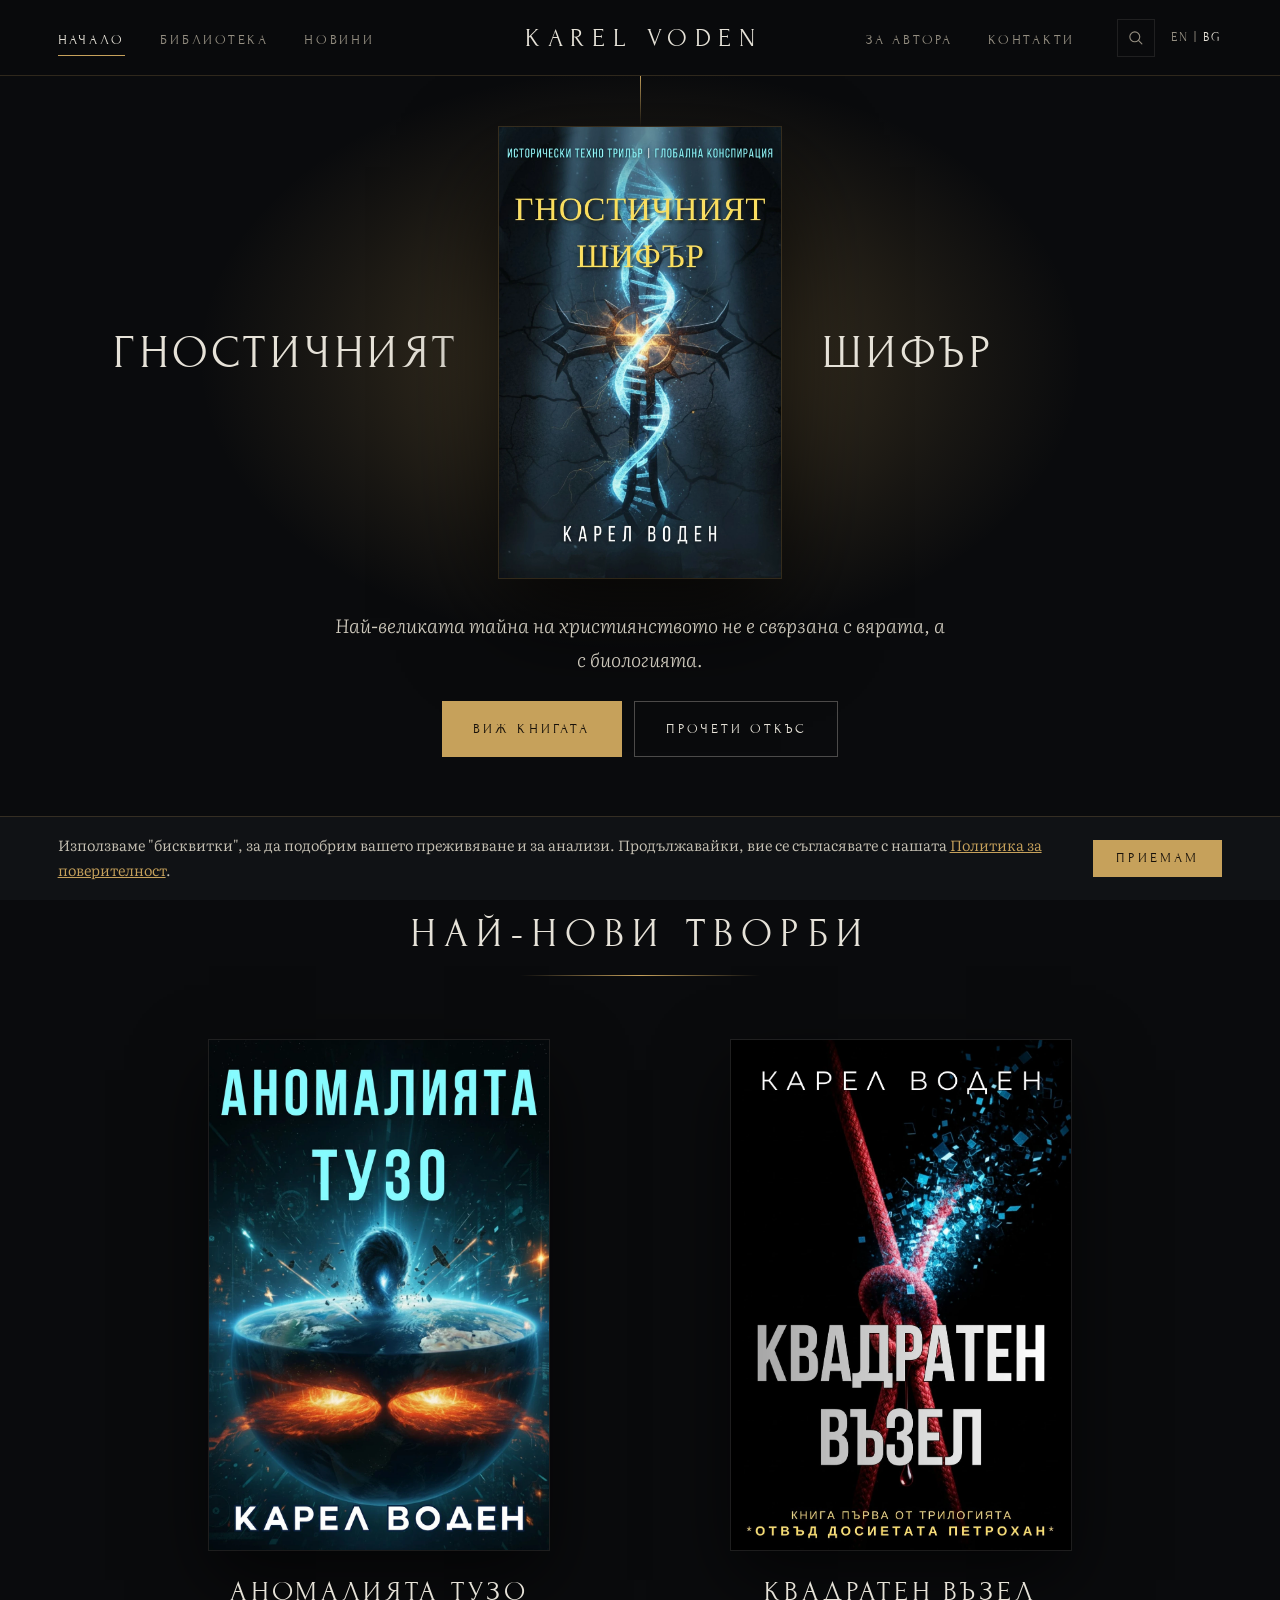
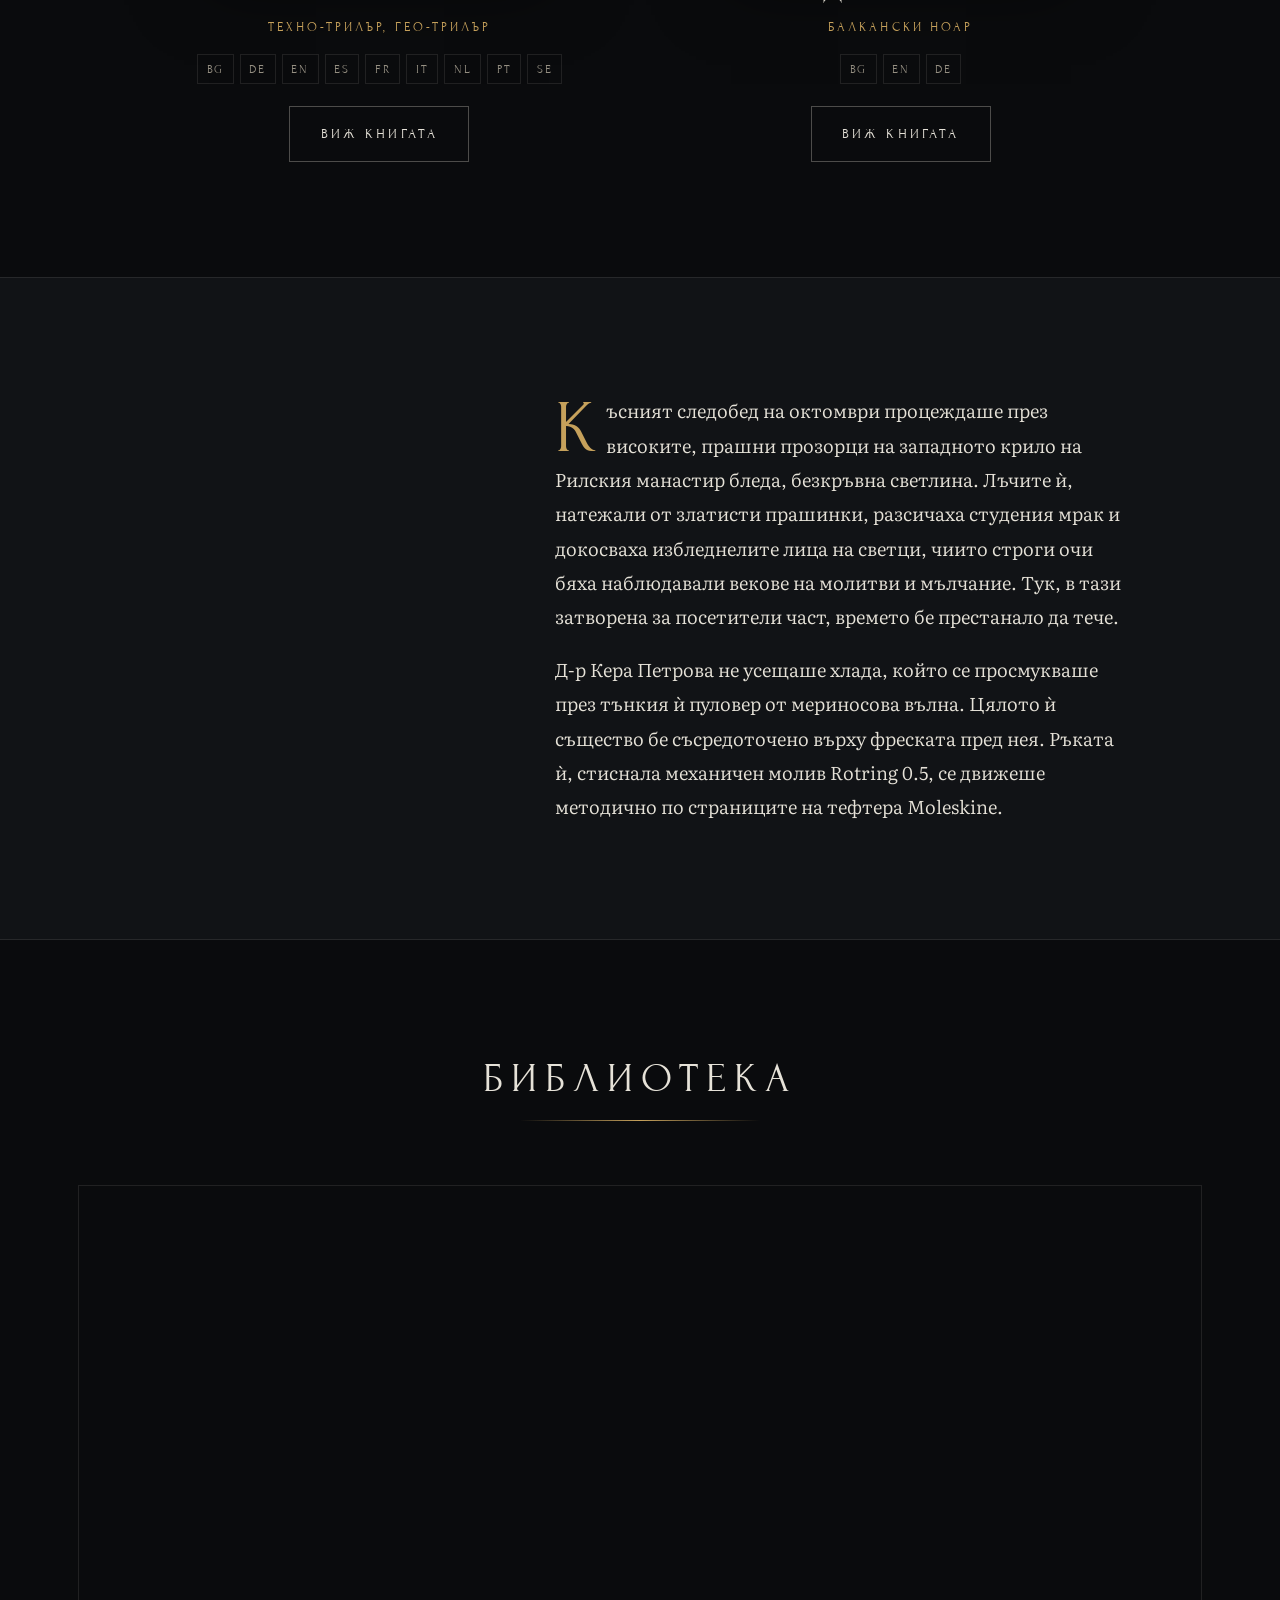
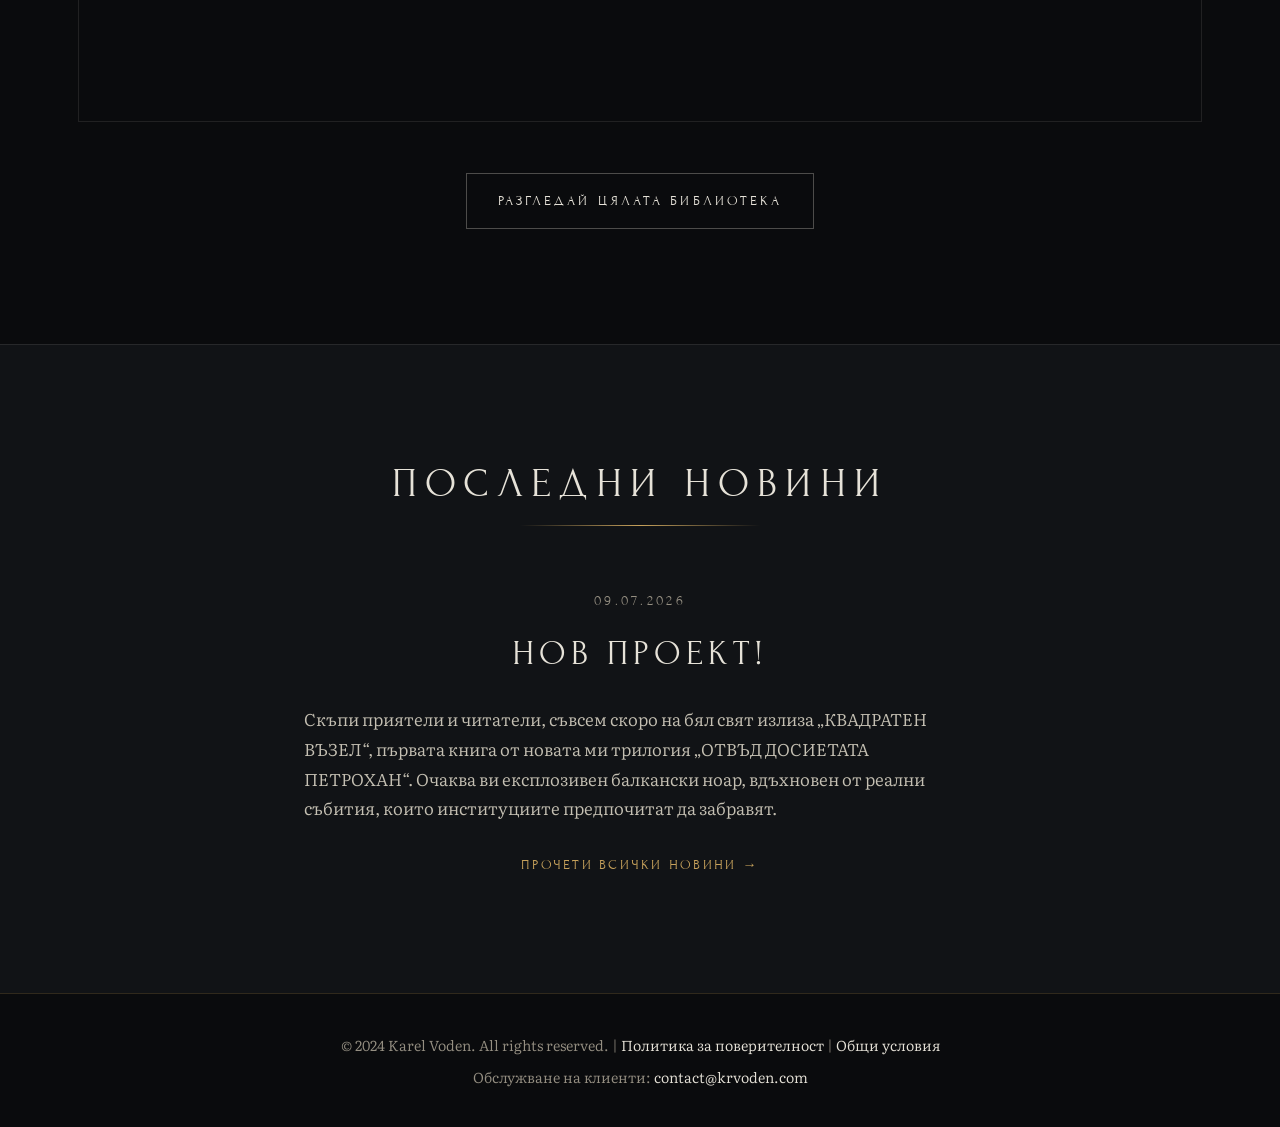
<file: _mockups/c-shifar.html>
<!DOCTYPE html>
<html lang="bg">
<head>
<meta charset="UTF-8">
<meta name="viewport" content="width=device-width, initial-scale=1">
<title>Karel Voden | Визия В: Шифър</title>
<link rel="preconnect" href="https://fonts.googleapis.com">
<link rel="preconnect" href="https://fonts.gstatic.com" crossorigin>
<link href="https://fonts.googleapis.com/css2?family=Forum&family=Literata:ital,opsz,wght@0,7..72,300..600;1,7..72,300..500&display=swap" rel="stylesheet">
<style>
/* ==========================================================================
   ВИЗИЯ В: ШИФЪР
   Конспиративен трилър в големия жанров стил: симетрия, надписи с римски
   капители, тъмна земя и една златна светлина. Откъсът се чете на книжен шрифт,
   защото това е ръкопис, а не интерфейс. Dials: VARIANCE 3 / MOTION 5 / DENSITY 3
   ========================================================================== */
:root{
  --ground:#0a0b0d;
  --surface:#111316;
  --raise:#181b1f;
  --line:rgba(198,161,91,.2);
  --hair:rgba(230,226,216,.1);
  --text:#e6e2d8;
  --muted:#958f82;
  --gold:#c6a15b;            /* златото от корицата на Гностичният Шифър */
  --gold-ink:#17110a;
  --display:'Forum','Trajan Pro',Georgia,serif;
  --body:'Literata',Georgia,'Times New Roman',serif;
  --r:0;
  --gutter:clamp(16px,4.5vw,64px);
  --nav-h:76px;
  --ease:cubic-bezier(.2,.7,.15,1);
  color-scheme:dark;
}
*,*::before,*::after{box-sizing:border-box;margin:0;padding:0}
html{scroll-behavior:smooth}
body{background:var(--ground);color:var(--text);font-family:var(--body);font-weight:350;font-size:1.0625rem;line-height:1.75;-webkit-font-smoothing:antialiased}
img{max-width:100%;height:auto;display:block}
a{color:inherit;text-decoration:none}
:focus-visible{outline:2px solid var(--gold);outline-offset:3px}
.wrap{max-width:1240px;margin-inline:auto;padding-inline:var(--gutter)}
.sr{position:absolute;width:1px;height:1px;overflow:hidden;clip:rect(0 0 0 0);white-space:nowrap}
.caps{font-family:var(--display);text-transform:uppercase;letter-spacing:.18em}

/* --- НАВИГАЦИЯ: логото по средата ---------------------------------------- */
.navbar{position:sticky;top:0;z-index:50;height:var(--nav-h);display:flex;align-items:center;gap:2.2rem;
        padding-inline:var(--gutter);background:rgba(10,11,13,.95);border-bottom:1px solid var(--line)}
.nav-menu{display:contents;list-style:none}
.nav-menu li:nth-child(4){margin-left:auto}
.nav-logo{position:absolute;left:50%;top:50%;transform:translate(-50%,-50%);font-family:var(--display);font-size:1.6rem;letter-spacing:.3em;
          text-transform:uppercase;white-space:nowrap;padding-left:.3em}
.nav-logo:hover{color:var(--gold)}
.nav-link{font-family:var(--display);font-size:.86rem;letter-spacing:.2em;text-transform:uppercase;color:var(--muted);
          padding-block:.4rem;border-bottom:1px solid transparent;transition:color .3s,border-color .3s}
.nav-link:hover,.nav-link.active{color:var(--text);border-bottom-color:var(--gold)}
.nav-tools{display:flex;align-items:center;gap:1rem;margin-left:.4rem}
.search-toggle{width:38px;height:38px;display:grid;place-items:center;background:none;border:1px solid var(--hair);color:var(--muted);cursor:pointer;transition:.3s}
.search-toggle:hover,.nav-search.open .search-toggle{color:var(--gold);border-color:var(--gold)}
.nav-search{position:relative}
.search-panel{position:absolute;right:0;top:calc(100% + 12px);width:min(340px,calc(100vw - 32px));display:none;background:var(--surface);
              border:1px solid var(--line);padding:10px;box-shadow:0 24px 60px rgba(0,0,0,.6)}
.nav-search.open .search-panel{display:block}
.search-input{width:100%;background:var(--ground);border:1px solid var(--hair);color:var(--text);font:inherit;font-size:.95rem;padding:.6rem .8rem}
.search-input:focus{outline:none;border-color:var(--gold)}
.search-results{margin-top:8px}
.search-hit{display:flex;gap:12px;align-items:center;padding:8px}
.search-hit:hover{background:var(--raise)}
.search-hit img{width:32px;height:48px;object-fit:cover}
.search-title{display:block;font-weight:500}
.search-series{display:block;font-size:.78rem;color:var(--muted)}
.search-empty{padding:10px;color:var(--muted);font-size:.9rem}
.lang-switcher{white-space:nowrap;font-family:var(--display);font-size:.82rem;letter-spacing:.16em;color:var(--muted)}
.lang-switcher span{color:var(--text)}
.lang-switcher a:hover{color:var(--gold)}
.hamburger{display:none;background:none;border:0;cursor:pointer;width:38px;height:38px;position:relative}
.hamburger .bar{position:absolute;left:8px;right:8px;height:1px;background:var(--text);transition:.35s var(--ease)}
.hamburger .bar:nth-child(1){top:12px}.hamburger .bar:nth-child(2){top:18px}.hamburger .bar:nth-child(3){top:24px}
.hamburger.active .bar:nth-child(1){top:18px;transform:rotate(45deg)}
.hamburger.active .bar:nth-child(2){opacity:0}
.hamburger.active .bar:nth-child(3){top:18px;transform:rotate(-45deg)}

/* --- БУТОНИ, ПИЛУЛИ ----------------------------------------------------- */
.btn{display:inline-flex;align-items:center;justify-content:center;white-space:nowrap;padding:.9rem 1.9rem;font-family:var(--display);
     font-size:.88rem;letter-spacing:.22em;text-transform:uppercase;border:1px solid var(--gold);background:var(--gold);color:var(--gold-ink);
     transition:transform .25s var(--ease),background .25s,color .25s}
.btn:hover{background:transparent;color:var(--gold)}
.btn:active{transform:translateY(1px) scale(.98)}
.btn.ghost{background:transparent;color:var(--text);border-color:rgba(230,226,216,.3)}
.btn.ghost:hover{border-color:var(--gold);color:var(--gold)}
.cta{display:flex;flex-wrap:wrap;gap:.8rem;justify-content:center}
.lang-pills{display:flex;flex-wrap:wrap;gap:6px;justify-content:center}
.lang-pill{font-family:var(--display);font-size:.74rem;letter-spacing:.14em;padding:.22rem .55rem;border:1px solid var(--hair);color:var(--muted);transition:.25s}
.lang-pill:hover{color:var(--gold);border-color:var(--gold)}
.genre{font-family:var(--display);font-size:.8rem;letter-spacing:.24em;text-transform:uppercase;color:var(--gold)}

/* --- HERO: заглавието се разделя около плаката --------------------------- */
.hero{position:relative;isolation:isolate;text-align:center;padding-block:clamp(28px,4vw,52px) clamp(44px,5vw,72px)}
.hero::before{content:"";position:absolute;inset:0;z-index:-2;
  background:radial-gradient(ellipse 46% 52% at 50% 38%,rgba(198,161,91,.32),rgba(198,161,91,.08) 55%,transparent 75%);
  animation:breathe 9s ease-in-out infinite alternate}
@keyframes breathe{from{opacity:.65}to{opacity:1}}
.hero::after{content:"";position:absolute;left:50%;top:0;height:clamp(28px,4vw,52px);width:1px;z-index:-1;background:linear-gradient(var(--gold),transparent)}
.title-row{display:grid;grid-template-columns:minmax(0,1fr) auto minmax(0,1fr);align-items:center;gap:clamp(20px,3.2vw,52px);margin-bottom:clamp(20px,2.4vw,32px)}
.title-row .w{font-family:var(--display);text-transform:uppercase;font-size:clamp(1.9rem,3.7vw,3.5rem);letter-spacing:.09em;line-height:1.05}
.title-row .w1{text-align:right;animation:from-l 1.6s var(--ease) .5s both}
.title-row .w2{text-align:left;animation:from-r 1.6s var(--ease) .5s both}
@keyframes from-l{from{opacity:0;transform:translateX(-28px)}to{opacity:1;transform:none}}
@keyframes from-r{from{opacity:0;transform:translateX(28px)}to{opacity:1;transform:none}}
.poster{display:block;width:clamp(220px,22vw,300px);box-shadow:0 0 0 1px var(--line),0 40px 90px rgba(0,0,0,.75);animation:emerge 2s var(--ease) both}
@keyframes emerge{from{opacity:0;transform:translateY(26px) scale(1.04);filter:brightness(.4)}to{opacity:1;transform:none;filter:none}}
.hero .tag{font-size:1.2rem;font-style:italic;font-weight:300;max-width:32em;margin:0 auto 1.6rem;color:#cfcabd;animation:fade 1.4s 1.1s both}
.hero .cta{animation:fade 1.4s 1.3s both}
@keyframes fade{from{opacity:0;transform:translateY(10px)}to{opacity:1;transform:none}}

/* --- СЕКЦИИ -------------------------------------------------------------- */
section{padding-block:clamp(64px,9vw,128px)}
.sec-head{text-align:center;margin-bottom:clamp(36px,5vw,72px)}
.sec-head h2{font-family:var(--display);font-weight:400;text-transform:uppercase;letter-spacing:.2em;font-size:clamp(1.7rem,3.2vw,2.6rem);line-height:1.15}
.rule{width:min(240px,50%);height:1px;margin:1.1rem auto 0;background:linear-gradient(90deg,transparent,var(--gold),transparent)}

/* Най-нови творби */
.pair{display:grid;grid-template-columns:1fr 1fr;gap:clamp(28px,8vw,120px);max-width:940px;margin-inline:auto}
.work{text-align:center}
.work .cover{display:block;max-width:340px;margin-inline:auto;box-shadow:0 0 0 1px var(--hair),0 30px 70px rgba(0,0,0,.6);overflow:hidden}
.work .cover img{width:100%;aspect-ratio:2/3;object-fit:cover;transition:transform 1.1s var(--ease)}
.work:hover .cover img{transform:scale(1.04)}
.work h3{font-family:var(--display);font-weight:400;text-transform:uppercase;letter-spacing:.14em;font-size:clamp(1.4rem,2.2vw,1.9rem);line-height:1.15;margin:1.6rem 0 .5rem}
.work .genre{display:block;margin-bottom:1rem}
.work .lang-pills{margin-bottom:1.4rem}

/* Из ръкописа */
.manuscript{background:var(--surface);border-block:1px solid var(--hair)}
.ms-grid{display:grid;grid-template-columns:minmax(220px,.75fr) minmax(0,1.25fr);gap:clamp(32px,7vw,110px);align-items:start}
.ms-side{position:sticky;top:calc(var(--nav-h) + 32px)}
.ms-side .genre{display:block;margin-bottom:1rem}
.ms-side h2{font-family:var(--display);font-weight:400;text-transform:uppercase;letter-spacing:.1em;line-height:1.1;font-size:clamp(2rem,3.6vw,3.1rem);margin-bottom:.9rem}
.ms-side .by{color:var(--muted);font-style:italic;margin-bottom:2rem}
.prose{max-width:36rem;font-size:1.16rem;line-height:1.85}
.prose p+p{margin-top:1.15rem}
.prose p:first-child::first-letter{font-family:var(--display);float:left;font-size:4.6rem;line-height:.82;padding:.35rem .6rem 0 0;color:var(--gold)}
.prose .fade{position:relative;height:0}
.prose-end{margin-top:2rem}

/* Библиотека: хармоника от корици */
.acc{display:flex;height:clamp(420px,42vw,560px);border:1px solid var(--hair)}
.pane{position:relative;display:flex;overflow:hidden;flex:0 0 clamp(64px,9vw,118px);background:var(--surface);transition:flex-basis .8s var(--ease);border-right:1px solid var(--hair)}
.pane:last-child{border-right:0}
.pane.on{flex:1 1 0}
.pane img{flex:none;width:100%;height:100%;object-fit:cover;filter:brightness(.3) saturate(.7) blur(1.5px);transition:width .8s var(--ease),filter .8s}
.pane.on img{width:clamp(200px,29vw,373px);filter:none}
.pane .vt{position:absolute;left:50%;bottom:1.2rem;transform:translateX(-50%) rotate(180deg);writing-mode:vertical-rl;font-family:var(--display);
          font-size:1.05rem;letter-spacing:.2em;text-transform:uppercase;white-space:nowrap;color:var(--text);transition:opacity .4s}
.pane.on .vt{opacity:0}
.pane .det{flex:1;min-width:0;display:flex;flex-direction:column;justify-content:center;gap:1rem;padding:clamp(16px,3vw,44px);opacity:0;transition:opacity .5s}
.pane.on .det{opacity:1;transition-delay:.35s}
.pane .det h3{font-family:var(--display);font-weight:400;text-transform:uppercase;letter-spacing:.1em;font-size:clamp(1.4rem,2.4vw,2.1rem);line-height:1.15}
.pane .det .lang-pills{justify-content:flex-start}
.pane .det .btn{align-self:flex-start;padding:.75rem 1.4rem}
.all-books-link{text-align:center;margin-top:clamp(32px,4vw,56px)}

/* Новини */
.news{text-align:center}
.news .inner{max-width:42rem;margin-inline:auto}
.news time{display:block;font-family:var(--display);letter-spacing:.24em;color:var(--muted);margin-bottom:.6rem;font-size:.85rem}
.news h3{font-family:var(--display);font-weight:400;text-transform:uppercase;letter-spacing:.14em;font-size:clamp(1.6rem,2.8vw,2.2rem);margin-bottom:1.2rem}
.news p{color:#c5c0b3;margin-bottom:1.5rem;text-align:left}
.read-more{font-family:var(--display);letter-spacing:.16em;color:var(--gold);text-transform:uppercase;font-size:.88rem;border-bottom:1px solid transparent}
.read-more:hover{border-bottom-color:var(--gold)}

footer{padding-block:2.4rem;border-top:1px solid var(--line);font-size:.9rem;color:var(--muted);text-align:center}
footer p+p{margin-top:.4rem}
footer a{color:var(--text)}footer a:hover{color:var(--gold)}

.cookie-banner{position:fixed;left:0;right:0;bottom:0;z-index:80;transform:translateY(110%);transition:transform .7s var(--ease);
               background:rgba(17,19,22,.98);border-top:1px solid var(--line);padding:1rem var(--gutter)}
.cookie-banner.show{transform:none}
.cookie-content{max-width:1240px;margin:auto;display:flex;gap:1.5rem;align-items:center;justify-content:space-between}
.cookie-content p{font-size:.92rem;color:#c5c0b3}
.cookie-content p a{color:var(--gold);text-decoration:underline}
.cookie-content .btn{flex:none;padding:.6rem 1.4rem}

/* --- МОБИЛНО ------------------------------------------------------------ */
@media (max-width:1180px){
  .nav-logo{position:static;transform:none;padding-left:0;font-size:1.3rem;letter-spacing:.22em}
  .nav-tools{margin-left:auto}
  .hamburger{display:block}
  .nav-menu{display:none;position:absolute;left:0;right:0;top:var(--nav-h);background:var(--ground);border-bottom:1px solid var(--line);padding:.5rem var(--gutter) 1rem;list-style:none}
  .nav-menu.active{display:block}
  .nav-menu li:nth-child(4){margin-left:0}
  .nav-link{display:block;padding:.9rem 0}
}
@media (max-width:1000px){
  .ms-grid{grid-template-columns:1fr}
  .ms-side{position:static}
}
@media (max-width:760px){
  .title-row{grid-template-columns:1fr;gap:1rem}
  .title-row .w1,.title-row .w2{text-align:center}
  .title-row .w1{order:1}.title-row .poster{order:3;margin-inline:auto}.title-row .w2{order:2;margin-top:-.6rem}
  .pair{grid-template-columns:1fr;gap:56px}
  .acc{display:grid;grid-template-columns:1fr 1fr;height:auto;border:0;gap:24px 16px}
  .pane,.pane.on{display:block;flex:none;border:0;background:none;overflow:visible}
  .pane img,.pane.on img{width:100%;height:auto;aspect-ratio:2/3;filter:none}
  .pane .vt{display:none}
  .pane .det{opacity:1;padding:.9rem 0 0;gap:.5rem}
  .pane .det .lang-pills,.pane .det .btn{display:none}
  .pane .det h3{font-size:1.05rem}
  .cookie-content{flex-direction:column;align-items:flex-start}
}
@media (prefers-reduced-motion:reduce){
  *,*::before,*::after{animation:none!important;transition:none!important}
}
</style>
</head>
<body>

<header>
  <nav class="navbar" aria-label="Основна навигация">
    <a href="#" class="nav-logo">Karel VODEN</a>
    <ul class="nav-menu">
      <li class="nav-item"><a href="#" class="nav-link active">Начало</a></li>
      <li class="nav-item"><a href="#biblioteka" class="nav-link">Библиотека</a></li>
      <li class="nav-item"><a href="#novini" class="nav-link">Новини</a></li>
      <li class="nav-item"><a href="#" class="nav-link">За автора</a></li>
      <li class="nav-item"><a href="#" class="nav-link">Контакти</a></li>
    </ul>
    <div class="nav-tools">
      <div class="nav-search">
        <button type="button" class="search-toggle" aria-label="Търсене" aria-expanded="false">
          <svg viewBox="0 0 24 24" width="17" height="17" fill="none" stroke="currentColor" stroke-width="1.6" stroke-linecap="round" aria-hidden="true"><circle cx="11" cy="11" r="7"/><line x1="16.5" y1="16.5" x2="21" y2="21"/></svg>
        </button>
        <div class="search-panel">
          <input type="search" class="search-input" autocomplete="off" spellcheck="false" placeholder="Търсене на книга…" aria-label="Търсене">
          <div class="search-results" hidden></div>
        </div>
      </div>
      <div class="lang-switcher"><a href="#">EN</a> | <span>BG</span></div>
      <button class="hamburger" aria-label="Отвори менюто" aria-expanded="false"><span class="bar"></span><span class="bar"></span><span class="bar"></span></button>
    </div>
  </nav>
</header>

<main id="main-content">

  <section class="hero" style="padding-block:clamp(28px,4vw,52px) clamp(44px,5vw,72px)">
    <div class="wrap">
      <h1 class="sr">Гностичният Шифър</h1>
      <div class="title-row">
        <span class="w w1" aria-hidden="true">Гностичният</span>
        <a href="#" class="poster"><img src="../images/bg/Cover-gnostichnia-shifar-_bg.webp" alt="Корица на Гностичният Шифър"></a>
        <span class="w w2" aria-hidden="true">Шифър</span>
      </div>
      <p class="tag">Най-великата тайна на християнството не е свързана с вярата, а с биологията.</p>
      <div class="cta"><a href="#" class="btn">Виж книгата</a><a href="#" class="btn ghost">Прочети откъс</a></div>
    </div>
  </section>

  <section id="tvorbi" style="padding-top:clamp(56px,7vw,100px)">
    <div class="wrap">
      <div class="sec-head"><h2>Най-нови творби</h2><div class="rule"></div></div>
      <div class="pair">
        <article class="work">
          <a href="#" class="cover"><img src="../images/bg/Anomaliata-Tuzo-BG.webp" alt="Корица на Аномалията Тузо" loading="lazy"></a>
          <h3>Аномалията Тузо</h3>
          <span class="genre">Техно-трилър, Гео-трилър</span>
          <div class="lang-pills"><a href="#" class="lang-pill">BG</a><a href="#" class="lang-pill">DE</a><a href="#" class="lang-pill">EN</a><a href="#" class="lang-pill">ES</a><a href="#" class="lang-pill">FR</a><a href="#" class="lang-pill">IT</a><a href="#" class="lang-pill">NL</a><a href="#" class="lang-pill">PT</a><a href="#" class="lang-pill">SE</a></div>
          <div class="cta"><a href="#" class="btn ghost">Виж книгата</a></div>
        </article>
        <article class="work">
          <a href="#" class="cover"><img src="../images/bg/---5.58.5.webp" alt="Корица на Квадратен възел" loading="lazy"></a>
          <h3>Квадратен възел</h3>
          <span class="genre">Балкански ноар</span>
          <div class="lang-pills"><a href="#" class="lang-pill">BG</a><a href="#" class="lang-pill">EN</a><a href="#" class="lang-pill">DE</a></div>
          <div class="cta"><a href="#" class="btn ghost">Виж книгата</a></div>
        </article>
      </div>
    </div>
  </section>

  <section class="manuscript">
    <div class="wrap ms-grid">
      <div class="ms-side">
        <span class="genre">Из ръкописа</span>
        <h2>Гностичният Шифър</h2>
        <p class="by">Карел Воден</p>
        <a href="#" class="btn">Прочети откъс</a>
      </div>
      <div class="prose">
        <p>Късният следобед на октомври процеждаше през високите, прашни прозорци на западното крило на Рилския манастир бледа, безкръвна светлина. Лъчите ѝ, натежали от златисти прашинки, разсичаха студения мрак и докосваха избледнелите лица на светци, чиито строги очи бяха наблюдавали векове на молитви и мълчание. Тук, в тази затворена за посетители част, времето бе престанало да тече.</p>
        <p>Д-р Кера Петрова не усещаше хлада, който се просмукваше през тънкия ѝ пуловер от мериносова вълна. Цялото ѝ същество бе съсредоточено върху фреската пред нея. Ръката ѝ, стиснала механичен молив Rotring 0.5, се движеше методично по страниците на тефтера Moleskine.</p>
      </div>
    </div>
  </section>

  <section id="biblioteka">
    <div class="wrap">
      <div class="sec-head"><h2>Библиотека</h2><div class="rule"></div></div>
      <div class="acc" id="acc">
        <a href="#" class="pane on"><img src="../images/bg/Cover-gnostichnia-shifar-_bg.webp" alt="Корица на Гностичният Шифър" loading="lazy"><span class="vt">Гностичният Шифър</span><div class="det"><span class="genre">Исторически техно-трилър</span><h3>Гностичният Шифър</h3><div class="lang-pills"><span class="lang-pill">BG</span><span class="lang-pill">EN</span><span class="lang-pill">DE</span><span class="lang-pill">FR</span><span class="lang-pill">+5</span></div><span class="btn">Виж книгата</span></div></a>
        <a href="#" class="pane"><img src="../images/bg/Cover-dyrvoto-na-syznanieto-BG.webp" alt="Корица на Дървото на съзнанието" loading="lazy"><span class="vt">Дървото на съзнанието</span><div class="det"><span class="genre">Трилър, Конспиративен трилър</span><h3>Дървото на съзнанието</h3><div class="lang-pills"><span class="lang-pill">BG</span><span class="lang-pill">EN</span><span class="lang-pill">FR</span><span class="lang-pill">IT</span><span class="lang-pill">+5</span></div><span class="btn">Виж книгата</span></div></a>
        <a href="#" class="pane"><img src="../images/bg/SEmeto-na-edem-bg.webp" alt="Корица на Семето на Едем" loading="lazy"><span class="vt">Семето на Едем</span><div class="det"><span class="genre">Исторически техно-трилър</span><h3>Семето на Едем</h3><div class="lang-pills"><span class="lang-pill">BG</span><span class="lang-pill">EN</span><span class="lang-pill">ES</span><span class="lang-pill">NL</span><span class="lang-pill">+5</span></div><span class="btn">Виж книгата</span></div></a>
        <a href="#" class="pane"><img src="../images/bg/Anomaliata-Tuzo-BG.webp" alt="Корица на Аномалията Тузо" loading="lazy"><span class="vt">Аномалията Тузо</span><div class="det"><span class="genre">Техно-трилър, Гео-трилър</span><h3>Аномалията Тузо</h3><div class="lang-pills"><span class="lang-pill">BG</span><span class="lang-pill">EN</span><span class="lang-pill">IT</span><span class="lang-pill">PT</span><span class="lang-pill">+5</span></div><span class="btn">Виж книгата</span></div></a>
        <a href="#" class="pane"><img src="../images/bg/---5.58.5.webp" alt="Корица на Квадратен възел" loading="lazy"><span class="vt">Квадратен възел</span><div class="det"><span class="genre">Балкански ноар</span><h3>Квадратен възел</h3><div class="lang-pills"><span class="lang-pill">BG</span><span class="lang-pill">EN</span><span class="lang-pill">DE</span></div><span class="btn">Виж книгата</span></div></a>
      </div>
      <div class="all-books-link"><a href="#" class="btn ghost">Разгледай цялата библиотека</a></div>
    </div>
  </section>

  <section class="news" id="novini" style="background:var(--surface);border-top:1px solid var(--hair)">
    <div class="wrap">
      <div class="sec-head"><h2>Последни новини</h2><div class="rule"></div></div>
      <div class="inner">
        <time datetime="2026-07-09">09.07.2026</time>
        <h3>Нов проект!</h3>
        <p>Скъпи приятели и читатели, съвсем скоро на бял свят излиза „КВАДРАТЕН ВЪЗЕЛ“, първата книга от новата ми трилогия „ОТВЪД ДОСИЕТАТА ПЕТРОХАН“. Очаква ви експлозивен балкански ноар, вдъхновен от реални събития, които институциите предпочитат да забравят.</p>
        <a href="#" class="read-more">Прочети всички новини →</a>
      </div>
    </div>
  </section>
</main>

<footer>
  <div class="wrap">
    <p>© 2024 Karel Voden. All rights reserved. | <a href="#">Политика за поверителност</a> | <a href="#">Общи условия</a></p>
    <p class="footer-support">Обслужване на клиенти: <a href="#">contact@krvoden.com</a></p>
  </div>
</footer>

<div id="cookie-banner" class="cookie-banner" role="region" aria-label="Бисквитки">
  <div class="cookie-content">
    <p id="cookie-text">Използваме "бисквитки", за да подобрим вашето преживяване и за анализи. Продължавайки, вие се съгласявате с нашата <a href="#">Политика за поверителност</a>.</p>
    <button id="cookie-accept-btn" class="btn">Приемам</button>
  </div>
</div>

<script>
(() => {
  const $ = (s, r = document) => r.querySelector(s);
  const hb = $('.hamburger'), menu = $('.nav-menu');
  hb.addEventListener('click', () => { const o = hb.classList.toggle('active'); menu.classList.toggle('active', o); hb.setAttribute('aria-expanded', o); });

  const BOOKS = [
    ['Гностичният Шифър','Исторически техно-трилър','../images/bg/Cover-gnostichnia-shifar-_bg.webp'],
    ['Дървото на съзнанието','Трилър, Конспиративен трилър','../images/bg/Cover-dyrvoto-na-syznanieto-BG.webp'],
    ['Семето на Едем','Исторически техно-трилър','../images/bg/SEmeto-na-edem-bg.webp'],
    ['Аномалията Тузо','Техно-трилър, Гео-трилър','../images/bg/Anomaliata-Tuzo-BG.webp'],
    ['Квадратен възел','Балкански ноар','../images/bg/---5.58.5.webp']];
  const sb = $('.nav-search'), tg = $('.search-toggle', sb), inp = $('.search-input', sb), res = $('.search-results', sb);
  tg.addEventListener('click', () => { const o = sb.classList.toggle('open'); tg.setAttribute('aria-expanded', o); if (o) inp.focus(); });
  inp.addEventListener('input', () => {
    const q = inp.value.trim().toLowerCase();
    if (!q) { res.hidden = true; return; }
    const hits = BOOKS.filter(b => b[0].toLowerCase().includes(q));
    res.hidden = false;
    res.innerHTML = hits.length
      ? hits.map(b => `<a class="search-hit" href="#"><img src="${b[2]}" alt=""><span><span class="search-title">${b[0]}</span><span class="search-series">${b[1]}</span></span></a>`).join('')
      : '<div class="search-empty">Няма намерено</div>';
  });

  // Хармоника на библиотеката: сочене или фокус отваря корицата
  const panes = [...document.querySelectorAll('.pane')];
  const open = p => panes.forEach(x => x.classList.toggle('on', x === p));
  panes.forEach(p => { p.addEventListener('mouseenter', () => open(p)); p.addEventListener('focus', () => open(p)); });

  let seen = false; try { seen = localStorage.getItem('mock-cookie') === '1'; } catch (e) {}
  const cb = $('#cookie-banner');
  if (!seen) setTimeout(() => cb.classList.add('show'), 900);
  $('#cookie-accept-btn').addEventListener('click', () => { cb.classList.remove('show'); try { localStorage.setItem('mock-cookie', '1'); } catch (e) {} });
})();
</script>
</body>
</html>
</file>
